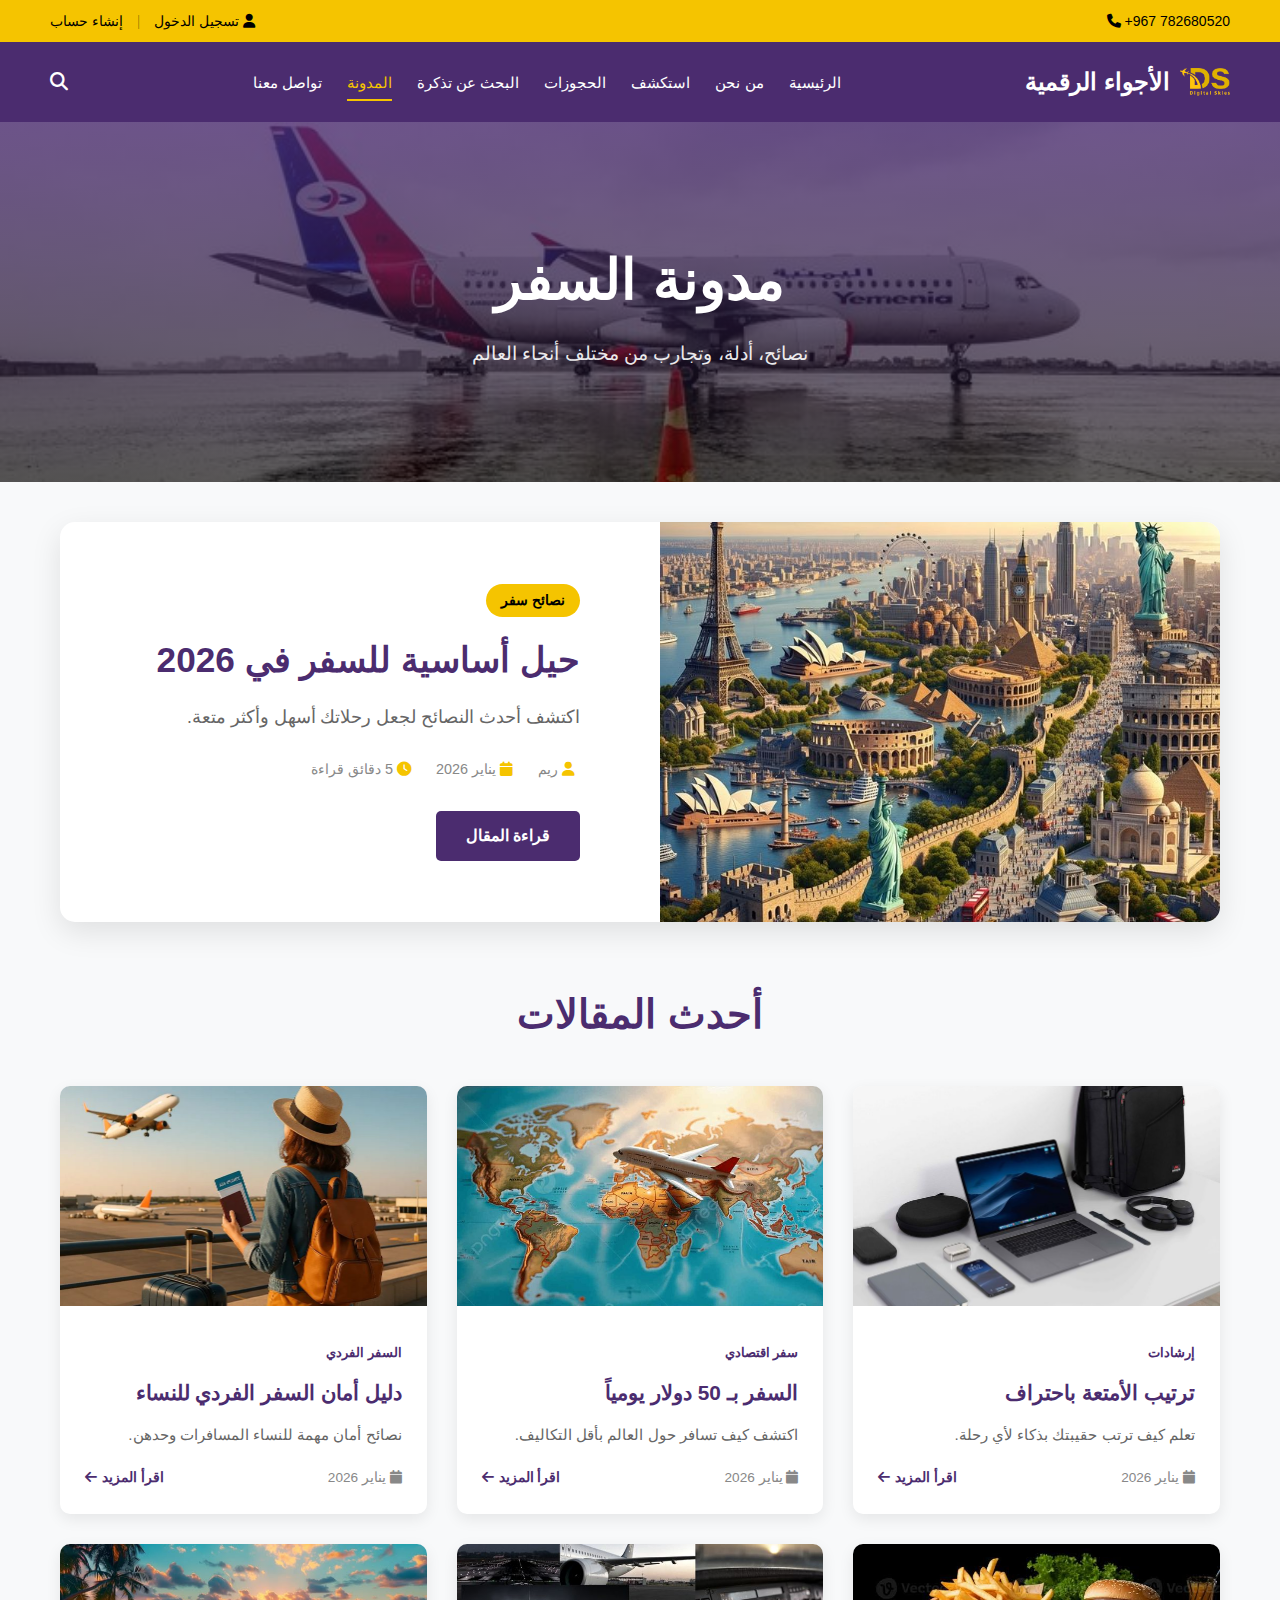
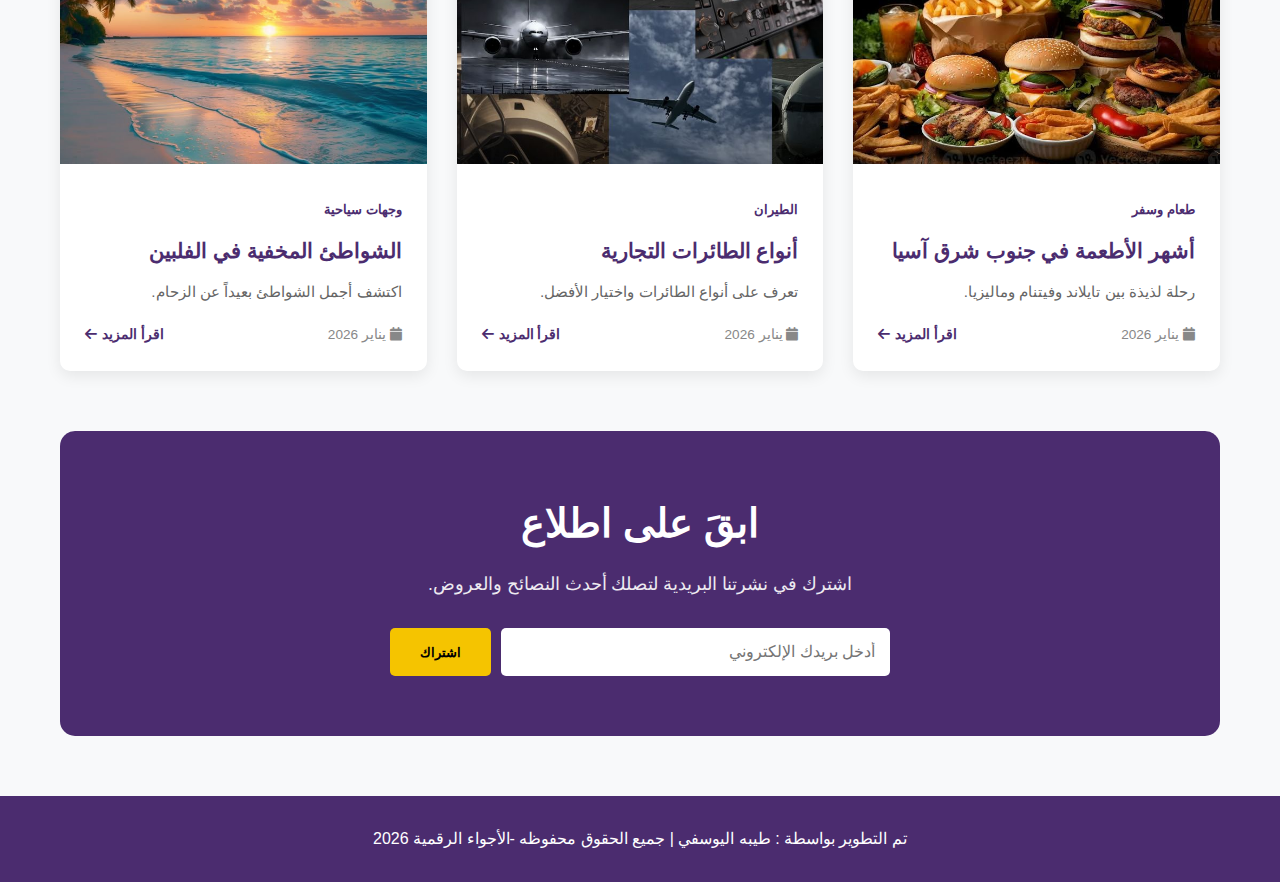
<file: blog.html>
<!DOCTYPE html>
<html lang="ar" dir="rtl">
<head>
    <meta charset="UTF-8">
    <title>مدونة السفر | الأجواء الرقمية</title>
    <meta name="viewport" content="width=device-width, initial-scale=1.0">
    <link rel="stylesheet" href="css/blog.css">
    <!-- استدعاء مكتبة Font Awesome للأيقونات -->
    <link rel="stylesheet" href="https://cdnjs.cloudflare.com/ajax/libs/font-awesome/6.5.0/css/all.min.css">
</head>
<body>

<!-- الشريط العلوي -->
<div class="top-bar">
    <div class="top-left">
        782680520 967+ <i class="fa-solid fa-phone"></i>
    </div>
    <div class="top-right">
        <a href="login.html"><i class="fa-solid fa-user"></i> تسجيل الدخول</a>
        <span class="divider">|</span>
        <a href="register.html">إنشاء حساب</a>
    </div>
</div>

<!-- الهيدر -->
<header class="main-header">
    <nav class="navbar">
        <a href="index.html" class="logo">
            <img src="images/LOGO/DS LOGO PNG.png" alt="Digital Skies">
            <span>الأجواء الرقمية</span>
        </a>
        
        <ul class="nav-links">
            <li><a href="index.html">الرئيسية</a></li>
            <li><a href="about.html">من نحن</a></li>
            <li><a href="Explore.html">استكشف</a></li>
            <li><a href="Booking.html">الحجوزات</a></li>
            <li><a href="Find Ticket.html">البحث عن تذكرة</a></li>
            <li><a href="blog.html" class="active">المدونة</a></li>
            <li><a href="contact.html">تواصل معنا</a></li>
        </ul>
        
        <a href="search.html" class="search-btn">
            <i class="fa-solid fa-search"></i>
        </a>
    </nav>
</header>

<!-- القسم العلوي -->
<section class="page-hero">
    <div class="hero-content">
        <h1>مدونة السفر</h1>
        <p>نصائح، أدلة، وتجارب من مختلف أنحاء العالم</p>
    </div>
</section>

<!-- محتوى المدونة -->
<main class="blog-content">
    <div class="container">

        <!-- المقال المميز -->
        <section class="featured-post">
            <div class="featured-card">
                <img src="images/ka.jpeg" alt="مقال مميز">
                <div class="featured-info">
                    <span class="category">نصائح سفر</span>
                    <h2> حيل أساسية للسفر في 2026</h2>
                    <p>اكتشف أحدث النصائح لجعل رحلاتك أسهل وأكثر متعة.</p>
                    <div class="meta">
                        <span><i class="fa-solid fa-user"></i> ريم </span>
                        <span><i class="fa-solid fa-calendar"></i> يناير 2026</span>
                        <span><i class="fa-solid fa-clock"></i> 5 دقائق قراءة</span>
                    </div>
                    <a href="READMORE.html" class="read-btn">قراءة المقال</a>
                </div>
            </div>
        </section>

        <!-- شبكة المقالات -->
        <section class="blog-grid">
            <h2>أحدث المقالات</h2>

            <div class="posts">

                <article class="post-card">
                    <img src="images/01.jpeg" alt="نصائح ترتيب الأمتعة">
                    <div class="post-content">
                        <span class="post-category">إرشادات</span>
                        <h3>ترتيب الأمتعة باحتراف</h3>
                        <p>تعلم كيف ترتب حقيبتك بذكاء لأي رحلة.</p>
                        <div class="post-meta">
                            <span><i class="fa-solid fa-calendar"></i> يناير 2026</span>
                            <a href="READMORE.html" class="post-link">
                                اقرأ المزيد <i class="fa-solid fa-arrow-left"></i>
                            </a>
                        </div>
                    </div>
                </article>

                <article class="post-card">
                    <img src="images/e.jpeg" alt="سفر اقتصادي">
                    <div class="post-content">
                        <span class="post-category">سفر اقتصادي</span>
                        <h3>السفر بـ 50 دولار يومياً</h3>
                        <p>اكتشف كيف تسافر حول العالم بأقل التكاليف.</p>
                        <div class="post-meta">
                            <span><i class="fa-solid fa-calendar"></i>  يناير 2026</span>
                            <a href="READMORE.html" class="post-link">
                                اقرأ المزيد <i class="fa-solid fa-arrow-left"></i>
                            </a>
                        </div>
                    </div>
                </article>

                <article class="post-card">
                    <img src="images/w.jpeg" alt="سفر فردي">
                    <div class="post-content">
                        <span class="post-category">السفر الفردي</span>
                        <h3>دليل أمان السفر الفردي للنساء</h3>
                        <p>نصائح أمان مهمة للنساء المسافرات وحدهن.</p>
                        <div class="post-meta">
                            <span><i class="fa-solid fa-calendar"></i>  يناير 2026</span>
                            <a href="READMORE.html" class="post-link">
                                اقرأ المزيد <i class="fa-solid fa-arrow-left"></i>
                            </a>
                        </div>
                    </div>
                </article>

                <article class="post-card">
                    <img src="images/foo.jpeg" alt="طعام السفر">
                    <div class="post-content">
                        <span class="post-category">طعام وسفر</span>
                        <h3>أشهر الأطعمة في جنوب شرق آسيا</h3>
                        <p>رحلة لذيذة بين تايلاند وفيتنام وماليزيا.</p>
                        <div class="post-meta">
                            <span><i class="fa-solid fa-calendar"></i>  يناير 2026</span>
                            <a href="READMORE.html" class="post-link">
                                اقرأ المزيد <i class="fa-solid fa-arrow-left"></i>
                            </a>
                        </div>
                    </div>
                </article>

                <article class="post-card">
                    <img src="images/pl.jpeg" alt="طائرات">
                    <div class="post-content">
                        <span class="post-category">الطيران</span>
                        <h3>أنواع الطائرات التجارية</h3>
                        <p>تعرف على أنواع الطائرات واختيار الأفضل.</p>
                        <div class="post-meta">
                            <span><i class="fa-solid fa-calendar"></i>  يناير 2026</span>
                            <a href="readmoreAirplane.html" class="post-link">
                                اقرأ المزيد <i class="fa-solid fa-arrow-left"></i>
                            </a>
                        </div>
                    </div>
                </article>

                <article class="post-card">
                    <img src="images/bi.jpeg" alt="شاطئ">
                    <div class="post-content">
                        <span class="post-category">وجهات سياحية</span>
                        <h3>الشواطئ المخفية في الفلبين</h3>
                        <p>اكتشف أجمل الشواطئ بعيداً عن الزحام.</p>
                        <div class="post-meta">
                            <span><i class="fa-solid fa-calendar"></i>  يناير 2026</span>
                            <a href="READMORE.html" class="post-link">
                                اقرأ المزيد <i class="fa-solid fa-arrow-left"></i>
                            </a>
                        </div>
                    </div>
                </article>

            </div>
        </section>

        <!-- النشرة البريدية -->
        <section class="newsletter">
            <div class="newsletter-content">
                <h2>ابقَ على اطلاع</h2>
                <p>اشترك في نشرتنا البريدية لتصلك أحدث النصائح والعروض.</p>
                <form class="subscribe-form">
                    <input type="email" placeholder="أدخل بريدك الإلكتروني" required>
                    <button type="submit">اشتراك</button>
                </form>
            </div>
        </section>

    </div>
</main>

<!-- الفوتر -->
<footer class="footer">
  <p> تم التطوير بواسطة : طيبه اليوسفي  | جميع الحقوق محفوظه -الأجواء الرقمية 2026 </p>
</footer>

</body>
</html>
</file>
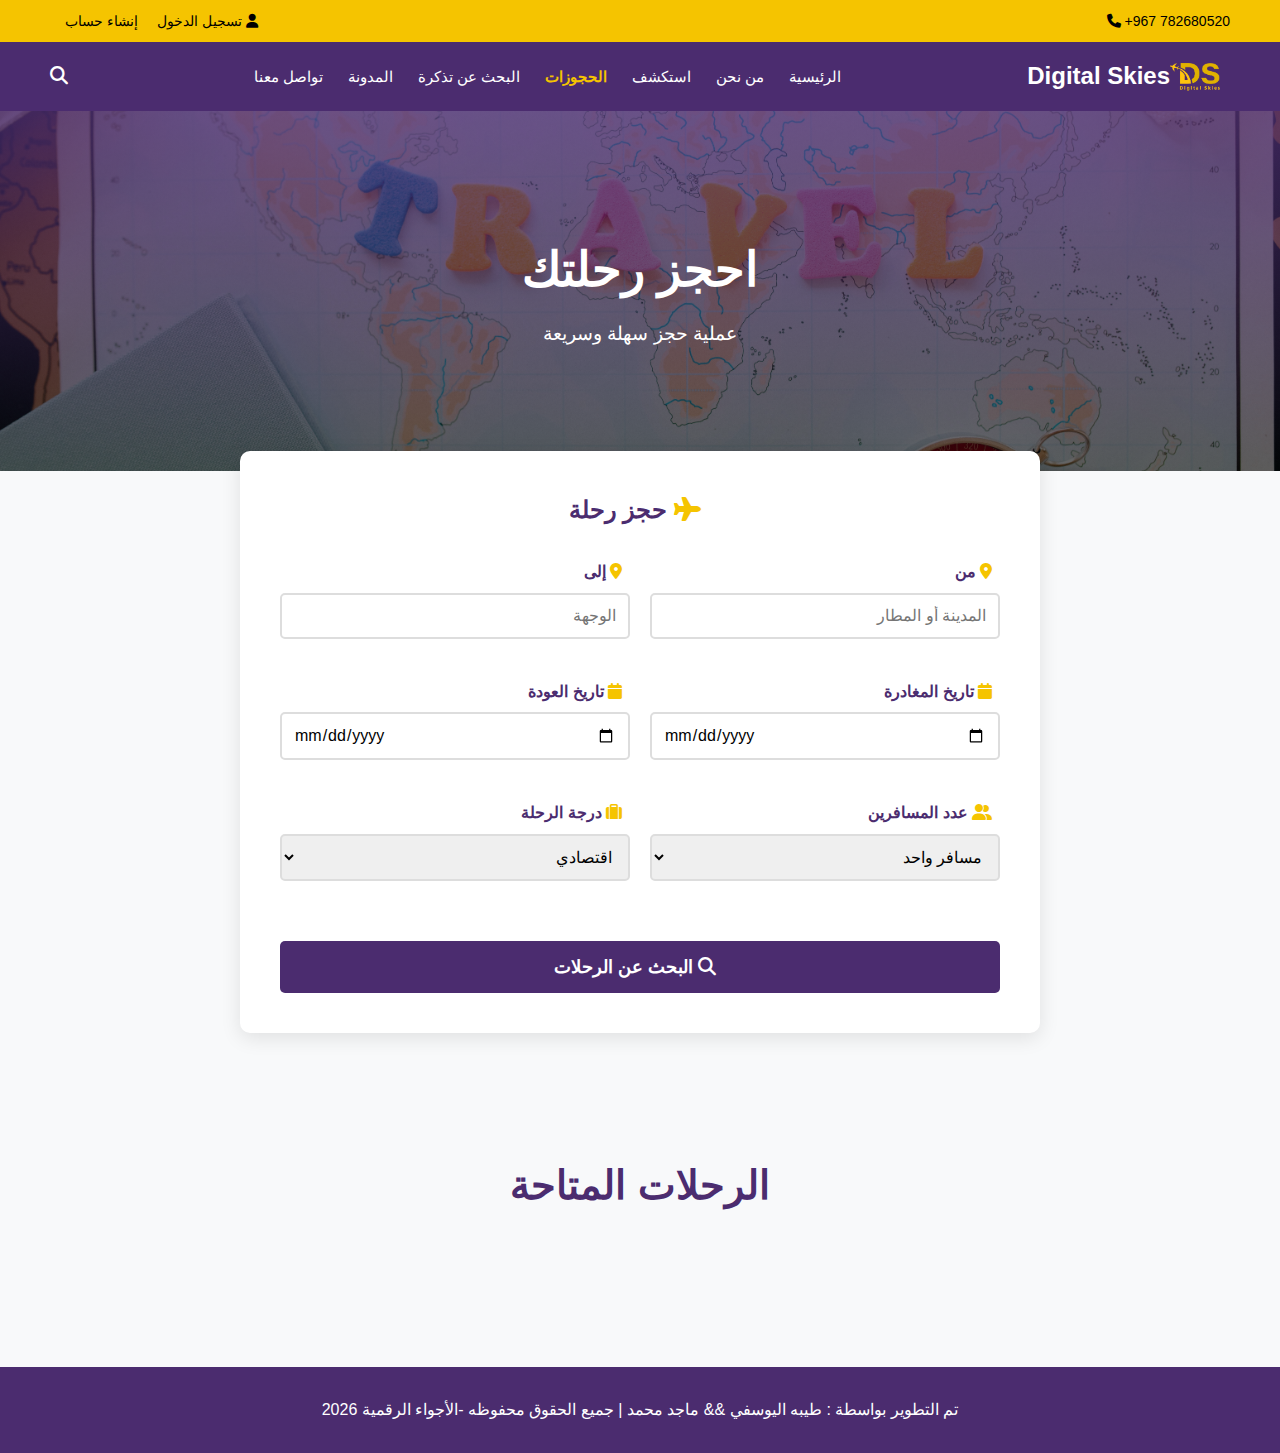
<file: Booking.html>
<!DOCTYPE html>
<html lang="ar" dir="rtl">
<head>
    <meta charset="UTF-8">
    <title>حجز الرحلات | Digital Skies</title>
    <meta name="viewport" content="width=device-width, initial-scale=1.0">
    <link rel="stylesheet" href="css/Booking.css">
    <link rel="stylesheet" href="https://cdnjs.cloudflare.com/ajax/libs/font-awesome/6.5.0/css/all.min.css">
</head>
<body>

<!-- الشريط العلوي -->
<div class="top-bar">
    <div class="top-left">
 782680520 967+ <i class="fa-solid fa-phone"></i>    </div>
    <div class="top-right">
        <a href="login.html"><i class="fa-solid fa-user"></i> تسجيل الدخول</a>
        <a href="register.html">إنشاء حساب</a>
    </div>
</div>

<!-- الهيدر -->
<header class="main-header">
    <nav class="navbar">
        <a href="index.html" class="logo">
            <img src="images/LOGO/DS LOGO PNG.png" alt="Digital Skies">
            <span>Digital Skies</span>
        </a>
        
        <ul class="nav-links">
            <li><a href="index.html">الرئيسية</a></li>
            <li><a href="about.html">من نحن</a></li>
            <li><a href="Explore.html">استكشف</a></li>
            <li><a href="Booking.html" class="active">الحجوزات</a></li>
            <li><a href="Find Ticket.html">البحث عن تذكرة</a></li>
            <li><a href="blog.html">المدونة</a></li>
            <li><a href="contact.html">تواصل معنا</a></li>
        </ul>
        
        <a href="search.html" class="search-btn"><i class="fa-solid fa-search"></i></a>
    </nav>
</header>

<!-- الهيرو -->
<section class="page-hero">
    <div class="hero-content">
        <h1>احجز رحلتك</h1>
        <p>عملية حجز سهلة وسريعة</p>
    </div>
</section>

<!-- نموذج الحجز -->
<section class="booking-form">
    <div class="container">
        <div class="form-card">
            <h2><i class="fa-solid fa-plane"></i> حجز رحلة</h2>
            
            <form>
                <div class="form-row">
                    <div class="form-group">
                        <label><i class="fa-solid fa-location-dot"></i> من</label>
                        <input type="text" placeholder="المدينة أو المطار" required>
                    </div>
                    
                    <div class="form-group">
                        <label><i class="fa-solid fa-location-dot"></i> إلى</label>
                        <input type="text" placeholder="الوجهة" required>
                    </div>
                </div>
                
                <div class="form-row">
                    <div class="form-group">
                        <label><i class="fa-solid fa-calendar"></i> تاريخ المغادرة</label>
                        <input type="date" required>
                    </div>
                    
                    <div class="form-group">
                        <label><i class="fa-solid fa-calendar"></i> تاريخ العودة</label>
                        <input type="date">
                    </div>
                </div>
                
                <div class="form-row">
                    <div class="form-group">
                        <label><i class="fa-solid fa-user-group"></i> عدد المسافرين</label>
                        <select>
                            <option>مسافر واحد</option>
                            <option>مسافرين</option>
                            <option>3 مسافرين</option>
                            <option>4+ مسافرين</option>
                        </select>
                    </div>
                    
                    <div class="form-group">
                        <label><i class="fa-solid fa-suitcase"></i> درجة الرحلة</label>
                        <select>
                            <option>اقتصادي</option>
                            <option>رجال أعمال</option>
                            <option>الدرجة الأولى</option>
                        </select>
                    </div>
                </div>
                
                <button type="submit" class="submit-btn">
                    <i class="fa-solid fa-magnifying-glass"></i> البحث عن الرحلات
                </button>
            </form>
        </div>
    </div>
</section>

<!-- الرحلات -->
<section class="flights">
    <div class="container">
        <h2>الرحلات المتاحة</h2>
        <!-- البطاقات كما هي -->
    </div>
</section>

<!-- الفوتر -->
<footer class="footer">
 <p> تم التطوير بواسطة : طيبه اليوسفي && ماجد محمد | جميع الحقوق محفوظه -الأجواء الرقمية 2026 </p>

</body>
</html>
</file>
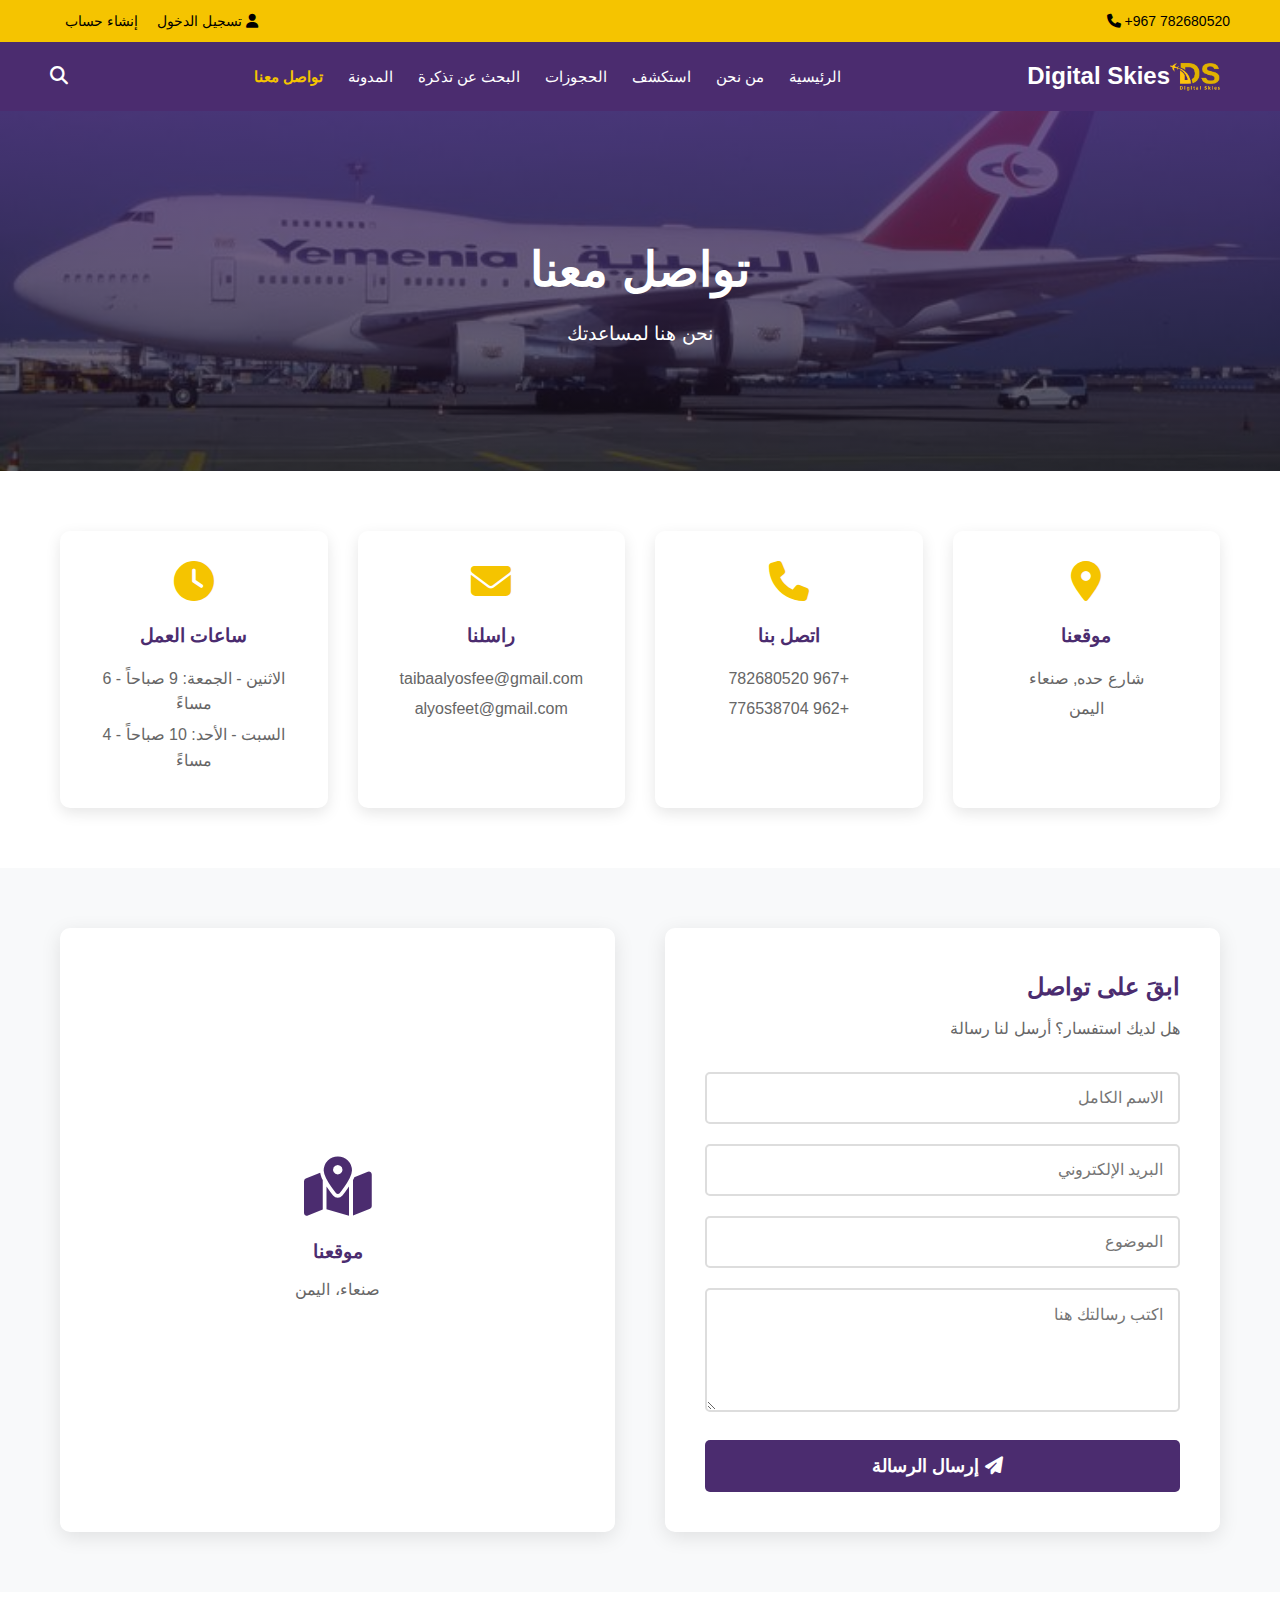
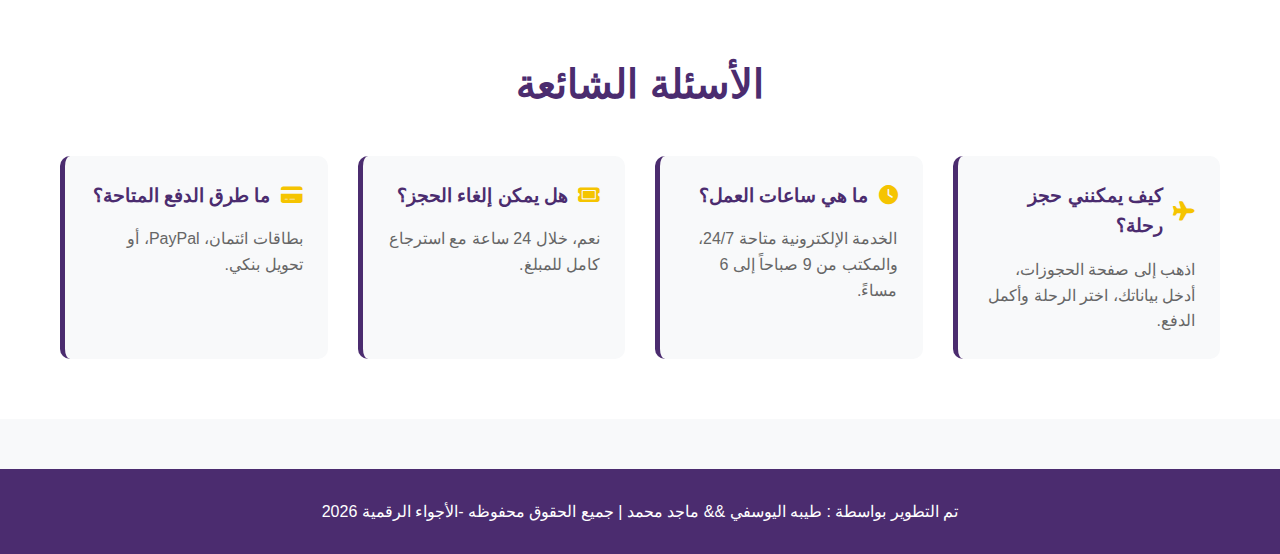
<file: contact.html>
<!DOCTYPE html>
<html lang="ar" dir="rtl">
<head>
    <meta charset="UTF-8">
    <title>تواصل معنا | Digital Skies</title>
    <meta name="viewport" content="width=device-width, initial-scale=1.0">
    <link rel="stylesheet" href="css/contact.css">
    <link rel="stylesheet" href="https://cdnjs.cloudflare.com/ajax/libs/font-awesome/6.5.0/css/all.min.css">
</head>
<body>

<!-- الشريط العلوي -->
<div class="top-bar">
    <div class="top-left">
 782680520 967+ <i class="fa-solid fa-phone"></i>    </div>
    <div class="top-right">
        <a href="login.html"><i class="fa-solid fa-user"></i> تسجيل الدخول</a>
        <a href="register.html">إنشاء حساب</a>
    </div>
</div>

<!-- الهيدر -->
<header class="main-header">
    <nav class="navbar">
        <a href="index.html" class="logo">
            <img src="images/LOGO/DS LOGO PNG.png" alt="Digital Skies">
            <span>Digital Skies</span>
        </a>
        
        <ul class="nav-links">
            <li><a href="index.html">الرئيسية</a></li>
            <li><a href="about.html">من نحن</a></li>
            <li><a href="Explore.html">استكشف</a></li>
            <li><a href="Booking.html">الحجوزات</a></li>
            <li><a href="Find Ticket.html">البحث عن تذكرة</a></li>
            <li><a href="blog.html">المدونة</a></li>
            <li><a href="contact.html" class="active">تواصل معنا</a></li>
        </ul>
        
        <a href="search.html" class="search-btn"><i class="fa-solid fa-search"></i></a>
    </nav>
</header>

<!-- الهيرو -->
<section class="page-hero">
    <div class="hero-content">
        <h1>تواصل معنا</h1>
        <p>نحن هنا لمساعدتك</p>
    </div>
</section>

<!-- معلومات التواصل -->
<section class="contact-info">
    <div class="container">
        <div class="info-grid">
            <div class="info-card">
                <i class="fa-solid fa-location-dot"></i>
                <h3>موقعنا</h3>
                <p>شارع حده, صنعاء</p>
                <p>اليمن</p>
            </div>
            
            <div class="info-card">
                <i class="fa-solid fa-phone"></i>
                <h3>اتصل بنا</h3>
                <p>+967 782680520</p>
                <p>+962 776538704</p>
            </div>
            
            <div class="info-card">
                <i class="fa-solid fa-envelope"></i>
                <h3>راسلنا</h3>
                <p> taibaalyosfee@gmail.com</p>
                <p>alyosfeet@gmail.com</p>
            </div>
            
            <div class="info-card">
                <i class="fa-solid fa-clock"></i>
                <h3>ساعات العمل</h3>
                <p>الاثنين - الجمعة: 9 صباحاً - 6 مساءً</p>
                <p>السبت - الأحد: 10 صباحاً - 4 مساءً</p>
            </div>
        </div>
    </div>
</section>

<!-- نموذج التواصل -->
<section class="contact-form">
    <div class="container">
        <div class="form-wrapper">
            <div class="form-content">
                <h2>ابقَ على تواصل</h2>
                <p>هل لديك استفسار؟ أرسل لنا رسالة</p>
                
                <form>
                    <div class="form-group">
                        <input type="text" placeholder="الاسم الكامل" required>
                    </div>
                    
                    <div class="form-group">
                        <input type="email" placeholder="البريد الإلكتروني" required>
                    </div>
                    
                    <div class="form-group">
                        <input type="text" placeholder="الموضوع">
                    </div>
                    
                    <div class="form-group">
                        <textarea placeholder="اكتب رسالتك هنا" rows="5" required></textarea>
                    </div>
                    
                    <button type="submit" class="submit-btn">
                        <i class="fa-solid fa-paper-plane"></i> إرسال الرسالة
                    </button>
                </form>
            </div>
            
            <div class="map">
                <div class="map-placeholder">
                    <i class="fa-solid fa-map-location-dot"></i>
                    <h3>موقعنا</h3>
                    <p>صنعاء، اليمن</p>
                </div>
            </div>
        </div>
    </div>
</section>

<!-- الأسئلة الشائعة -->
<section class="faq">
    <div class="container">
        <h2>الأسئلة الشائعة</h2>
        
        <div class="faq-grid">
            <div class="faq-item">
                <h3><i class="fa-solid fa-plane"></i> كيف يمكنني حجز رحلة؟</h3>
                <p>اذهب إلى صفحة الحجوزات، أدخل بياناتك، اختر الرحلة وأكمل الدفع.</p>
            </div>
            
            <div class="faq-item">
                <h3><i class="fa-solid fa-clock"></i> ما هي ساعات العمل؟</h3>
                <p>الخدمة الإلكترونية متاحة 24/7، والمكتب من 9 صباحاً إلى 6 مساءً.</p>
            </div>
            
            <div class="faq-item">
                <h3><i class="fa-solid fa-ticket"></i> هل يمكن إلغاء الحجز؟</h3>
                <p>نعم، خلال 24 ساعة مع استرجاع كامل للمبلغ.</p>
            </div>
            
            <div class="faq-item">
                <h3><i class="fa-solid fa-credit-card"></i> ما طرق الدفع المتاحة؟</h3>
                <p>بطاقات ائتمان، PayPal، أو تحويل بنكي.</p>
            </div>
        </div>
    </div>
</section>

<!-- الفوتر -->
<footer class="footer">
 <p> تم التطوير بواسطة : طيبه اليوسفي && ماجد محمد | جميع الحقوق محفوظه -الأجواء الرقمية 2026 </p>

</body>
</html>
</file>
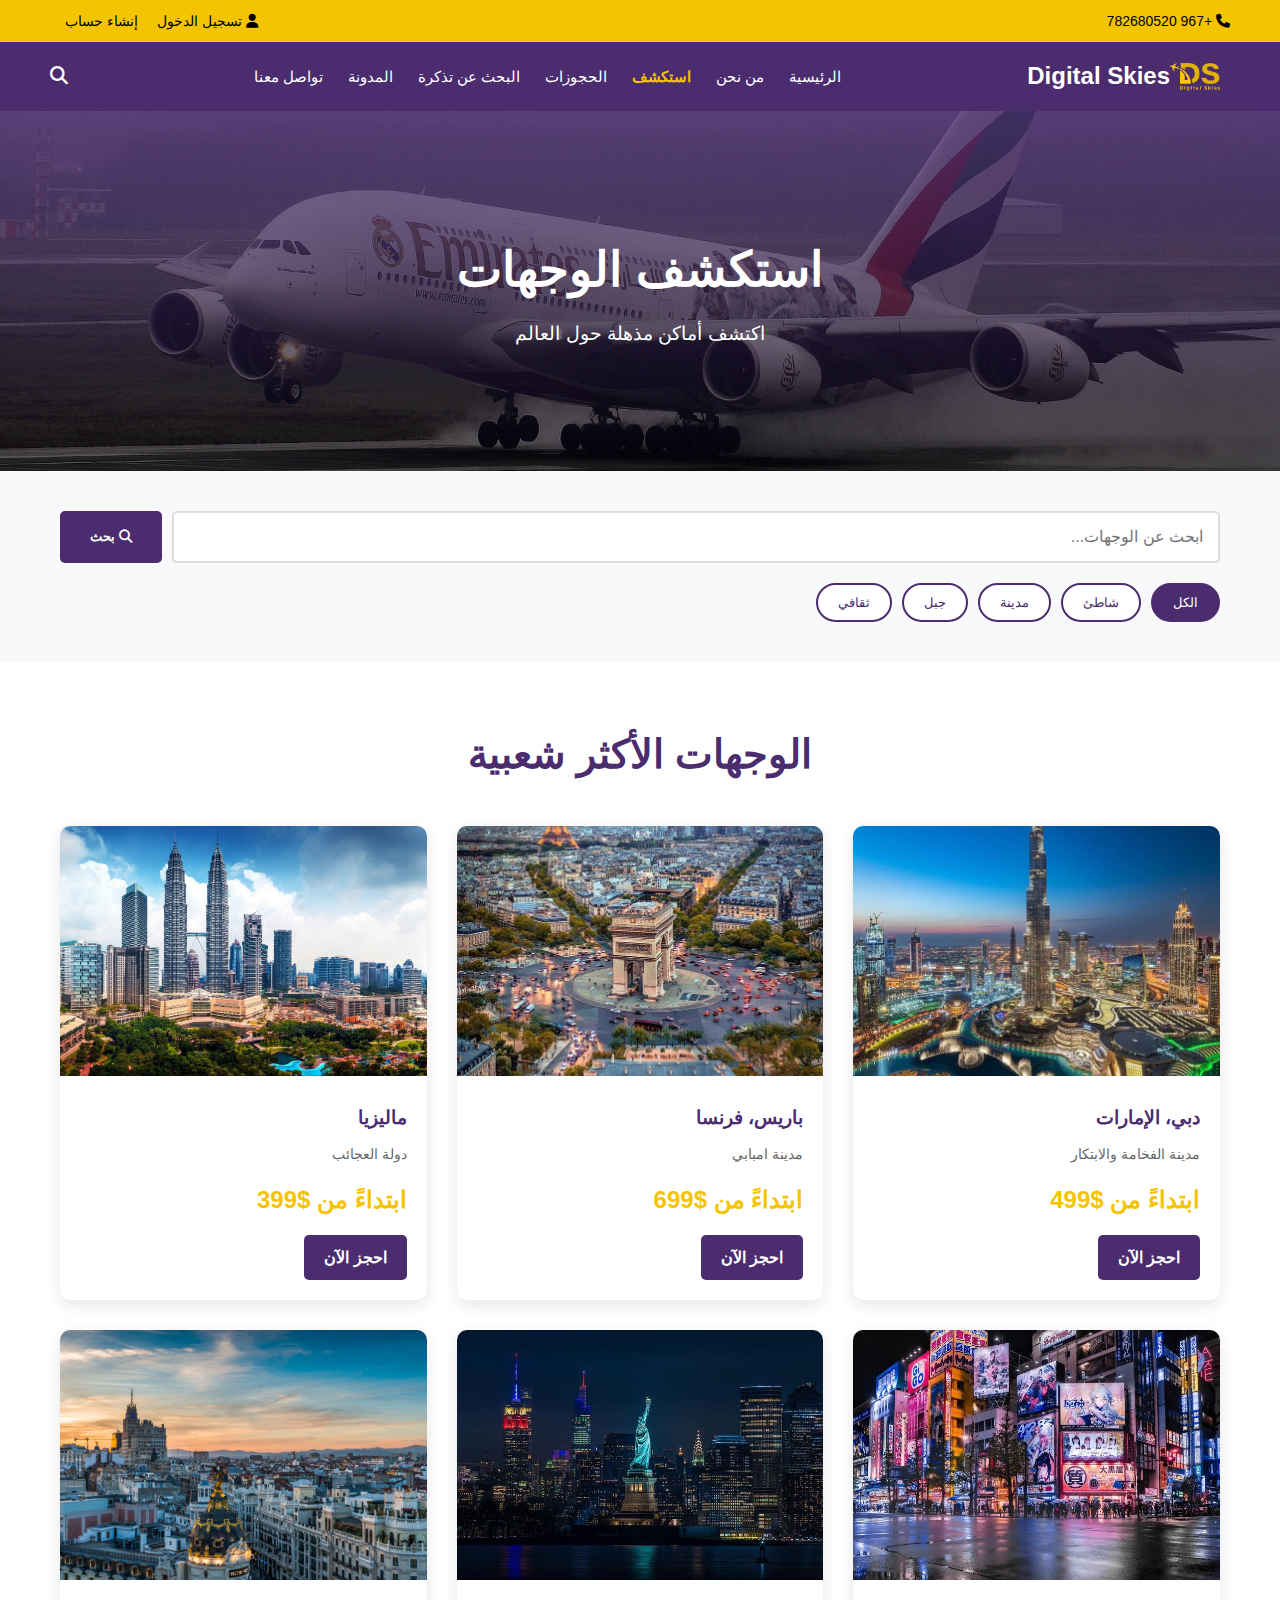
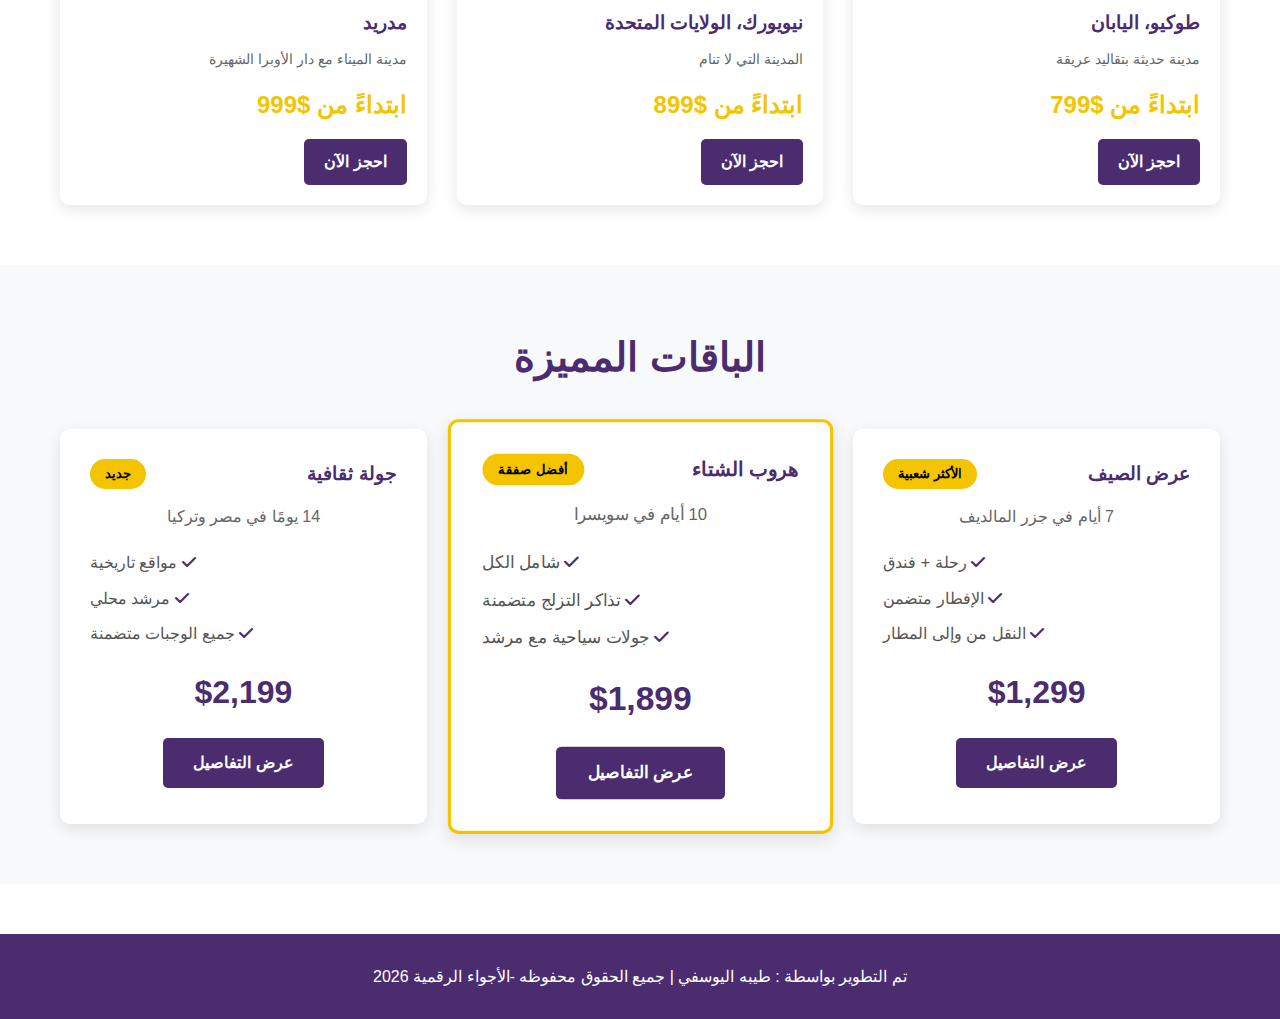
<file: Explore.html>
<!DOCTYPE html>
<html lang="ar" dir="rtl">
<head>
    <meta charset="UTF-8">
    <title>استكشف الوجهات | Digital Skies</title>
    <meta name="viewport" content="width=device-width, initial-scale=1.0">
    <link rel="stylesheet" href="css/Explore.css">
    <link rel="stylesheet" href="https://cdnjs.cloudflare.com/ajax/libs/font-awesome/6.5.0/css/all.min.css">
</head>
<body>

<!-- الشريط العلوي -->
<div class="top-bar">
    <div class="top-left">
        <span><i class="fa-solid fa-phone"></i> +967 782680520</span>
    </div>
    <div class="top-right">
        <a href="login.html"><i class="fa-solid fa-user"></i> تسجيل الدخول</a>
        <a href="register.html">إنشاء حساب</a>
    </div>
</div>

<!-- الهيدر -->
<header class="main-header">
    <nav class="navbar">
        <a href="index.html" class="logo">
            <img src="images/LOGO/DS LOGO PNG.png" alt="Digital Skies">
            <span>Digital Skies</span>
        </a>
        
        <ul class="nav-links">
            <li><a href="index.html">الرئيسية</a></li>
            <li><a href="about.html">من نحن</a></li>
            <li><a href="Explore.html" class="active">استكشف</a></li>
            <li><a href="Booking.html">الحجوزات</a></li>
            <li><a href="Find Ticket.html">البحث عن تذكرة</a></li>
            <li><a href="blog.html">المدونة</a></li>
            <li><a href="contact.html">تواصل معنا</a></li>
        </ul>
        
        <a href="search.html" class="search-btn"><i class="fa-solid fa-search"></i></a>
    </nav>
</header>

<!-- الهيرو -->
<section class="page-hero">
    <div class="hero-content">
        <h1>استكشف الوجهات</h1>
        <p>اكتشف أماكن مذهلة حول العالم</p>
    </div>
</section>

<!-- البحث -->
<section class="search-section">
    <div class="container">
        <div class="search-box">
            <input type="text" placeholder="ابحث عن الوجهات...">
            <button><i class="fa-solid fa-search"></i> بحث</button>
        </div>
        
        <div class="filter-buttons">
            <button class="active">الكل</button>
            <button>شاطئ</button>
            <button>مدينة</button>
            <button>جبل</button>
            <button>ثقافي</button>
        </div>
    </div>
</section>

<!-- الوجهات -->
<section class="destinations">
    <div class="container">
        <h2>الوجهات الأكثر شعبية</h2>
        
        <div class="destinations-grid">
            <!-- مثال الوجهة 1 -->
            <div class="destination-card">
                <img src="images/Du.jpeg" alt="دبي">
                <div class="destination-info">
                    <h3>دبي، الإمارات</h3>
                    <p>مدينة الفخامة والابتكار</p>
                    <div class="price">ابتداءً من $499</div>
                    <a href="#" class="book-btn">احجز الآن</a>
                </div>
            </div>
            
            <!-- مثال الوجهة 2 -->
            <div class="destination-card">
                <img src="images/pa.jpeg" alt="باريس">
                <div class="destination-info">
                    <h3>باريس، فرنسا</h3>
                    <p>مدينة امبابي</p>
                    <div class="price">ابتداءً من $699</div>
                    <a href="#" class="book-btn">احجز الآن</a>
                </div>
            </div>
            
            <!-- مثال الوجهة 3 -->
            <div class="destination-card">
                <img src="images/LOCATION/Malaysia.jpg" alt="ماليزيا">
                <div class="destination-info">
                    <h3> ماليزيا</h3>
                    <p>دولة العجائب</p>
                    <div class="price">ابتداءً من $399</div>
                    <a href="#" class="book-btn">احجز الآن</a>
                </div>
            </div>
            
            <!-- مثال الوجهة 4 -->
            <div class="destination-card">
                <img src="images/Japan icon.jpeg" alt="طوكيو">
                <div class="destination-info">
                    <h3>طوكيو، اليابان</h3>
                    <p>مدينة حديثة بتقاليد عريقة</p>
                    <div class="price">ابتداءً من $799</div>
                    <a href="#" class="book-btn">احجز الآن</a>
                </div>
            </div>
            
            <!-- مثال الوجهة 5 -->
            <div class="destination-card">
                <img src="images/LOCATION/_ (1).jpeg" alt="نيويورك">
                <div class="destination-info">
                    <h3>نيويورك، الولايات المتحدة</h3>
                    <p>المدينة التي لا تنام</p>
                    <div class="price">ابتداءً من $899</div>
                    <a href="#" class="book-btn">احجز الآن</a>
                </div>
            </div>
            
            <!-- مثال الوجهة 6 -->
            <div class="destination-card">
                <img src="images/LOCATION/4k-madrid-gran-via-cityscapes-spanish-cities.jpg" alt="مدريد">
                <div class="destination-info">
                    <h3>مدريد</h3>
                    <p>مدينة الميناء مع دار الأوبرا الشهيرة</p>
                    <div class="price">ابتداءً من $999</div>
                    <a href="#" class="book-btn">احجز الآن</a>
                </div>
            </div>
        </div>
    </div>
</section>

<!-- الباقات المميزة -->
<section class="featured">
    <div class="container">
        <h2>الباقات المميزة</h2>
        
        <div class="packages">
            <div class="package-card">
                <div class="package-header">
                    <h3>عرض الصيف</h3>
                    <span class="badge">الأكثر شعبية</span>
                </div>
                <p>7 أيام في جزر المالديف</p>
                <ul>
                    <li><i class="fa-solid fa-check"></i> رحلة + فندق</li>
                    <li><i class="fa-solid fa-check"></i> الإفطار متضمن</li>
                    <li><i class="fa-solid fa-check"></i> النقل من وإلى المطار</li>
                </ul>
                <div class="package-price">$1,299</div>
                <a href="#" class="package-btn">عرض التفاصيل</a>
            </div>
            
            <div class="package-card featured-card">
                <div class="package-header">
                    <h3>هروب الشتاء</h3>
                    <span class="badge">أفضل صفقة</span>
                </div>
                <p>10 أيام في سويسرا</p>
                <ul>
                    <li><i class="fa-solid fa-check"></i> شامل الكل</li>
                    <li><i class="fa-solid fa-check"></i> تذاكر التزلج متضمنة</li>
                    <li><i class="fa-solid fa-check"></i> جولات سياحية مع مرشد</li>
                </ul>
                <div class="package-price">$1,899</div>
                <a href="#" class="package-btn">عرض التفاصيل</a>
            </div>
            
            <div class="package-card">
                <div class="package-header">
                    <h3>جولة ثقافية</h3>
                    <span class="badge">جديد</span>
                </div>
                <p>14 يومًا في مصر وتركيا</p>
                <ul>
                    <li><i class="fa-solid fa-check"></i> مواقع تاريخية</li>
                    <li><i class="fa-solid fa-check"></i> مرشد محلي</li>
                    <li><i class="fa-solid fa-check"></i> جميع الوجبات متضمنة</li>
                </ul>
                <div class="package-price">$2,199</div>
                <a href="#" class="package-btn">عرض التفاصيل</a>
            </div>
        </div>
    </div>
</section>

<!-- الفوتر -->
<footer class="footer">
 <p> تم التطوير بواسطة : طيبه اليوسفي | جميع الحقوق محفوظه -الأجواء الرقمية 2026 </p>
</footer>

</body>
</html>
</file>
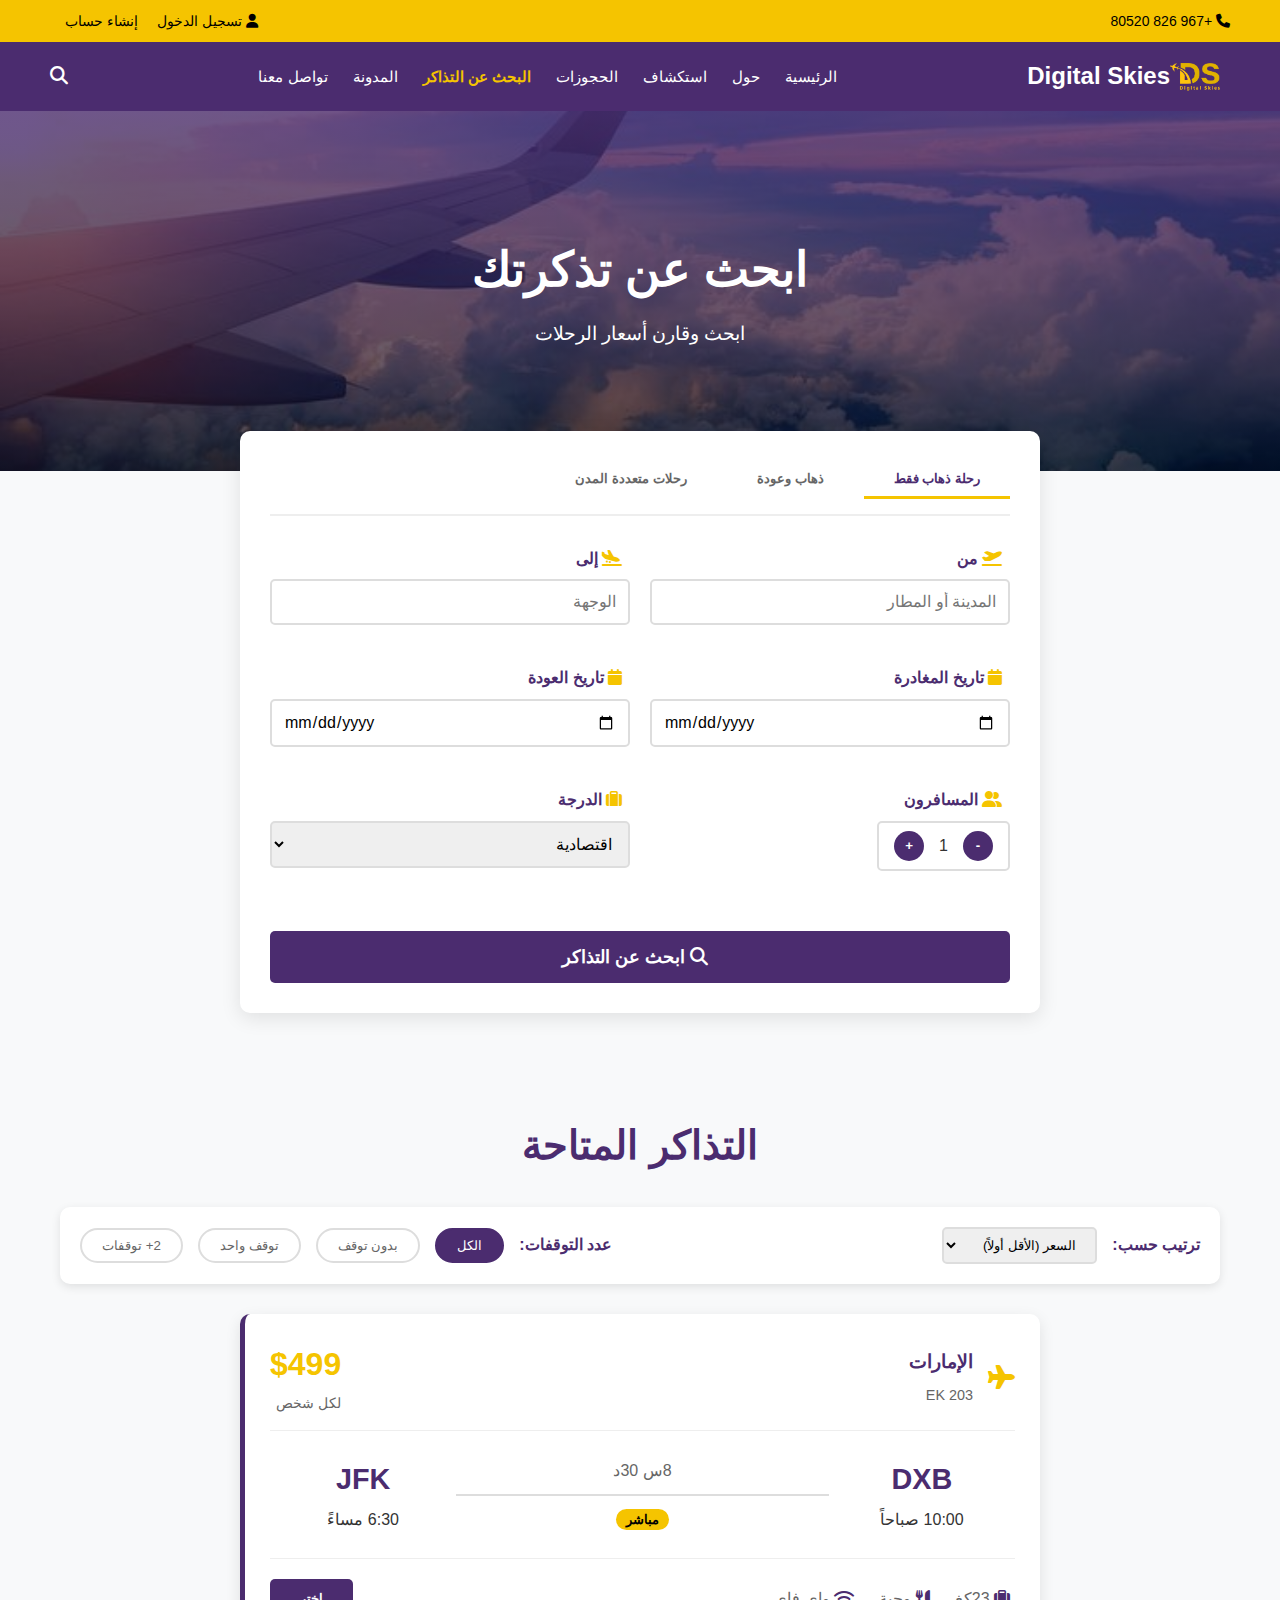
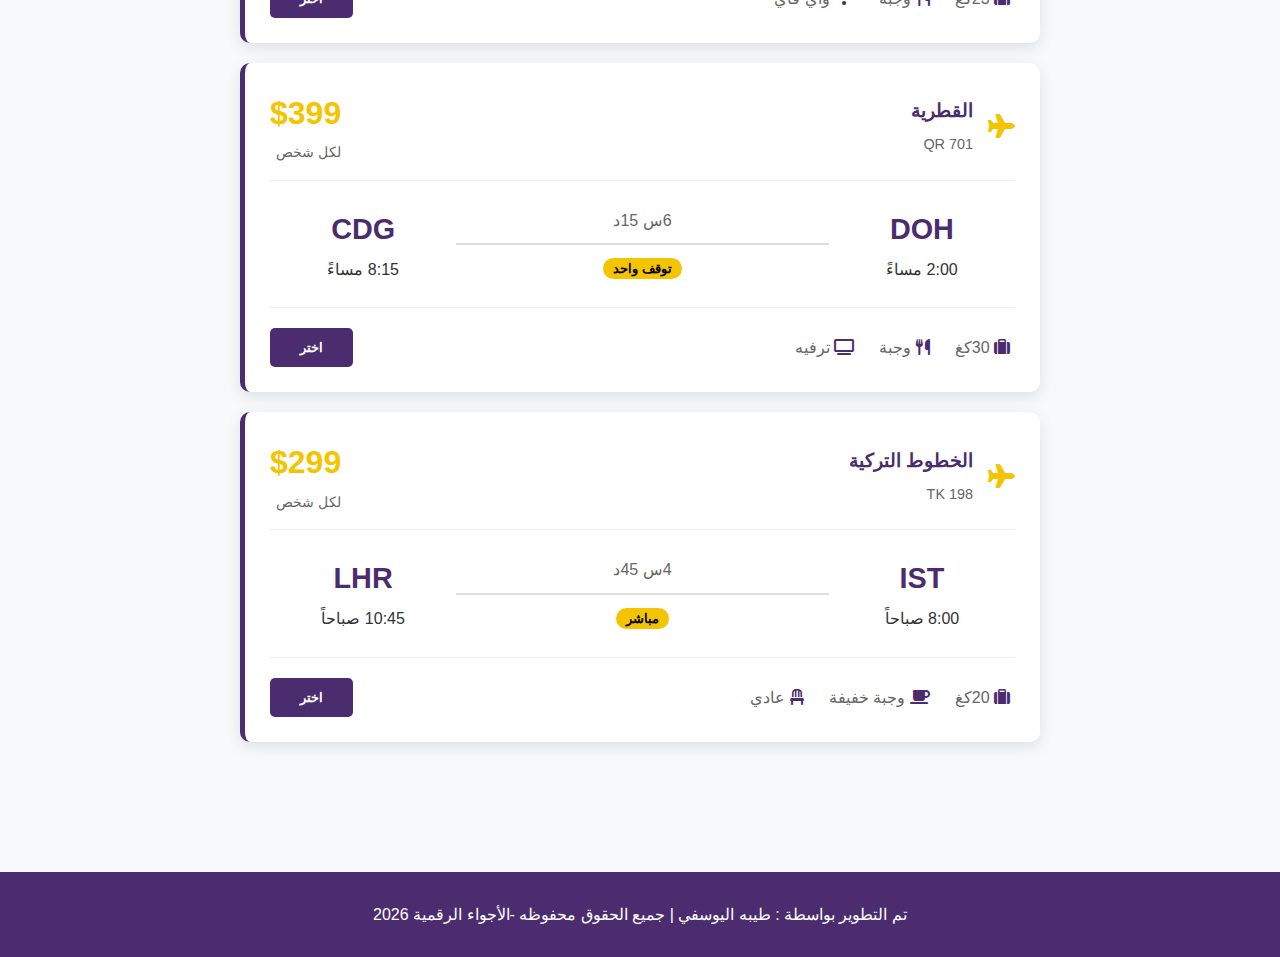
<file: Find Ticket.html>
<!DOCTYPE html>
<html lang="ar" dir="rtl">
<head>
    <meta charset="UTF-8">
    <title>البحث عن التذاكر | Digital Skies</title>
    <meta name="viewport" content="width=device-width, initial-scale=1.0">
    <link rel="stylesheet" href="css/Find.css">
    <link rel="stylesheet" href="https://cdnjs.cloudflare.com/ajax/libs/font-awesome/6.5.0/css/all.min.css">
</head>
<body>

<!-- الشريط العلوي -->
<div class="top-bar">
    <div class="top-left">
        <span><i class="fa-solid fa-phone"></i> +967 826 80520</span>
    </div>
    <div class="top-right">
        <a href="login.html"><i class="fa-solid fa-user"></i> تسجيل الدخول</a>
        <a href="register.html">إنشاء حساب</a>
    </div>
</div>

<!-- الرأس -->
<header class="main-header">
    <nav class="navbar">
        <a href="index.html" class="logo">
            <img src="images/LOGO/DS LOGO PNG.png" alt="Digital Skies">
            <span>Digital Skies</span>
        </a>
        
        <ul class="nav-links">
            <li><a href="index.html">الرئيسية</a></li>
            <li><a href="about.html">حول</a></li>
            <li><a href="Explore.html">استكشاف</a></li>
            <li><a href="Booking.html">الحجوزات</a></li>
            <li><a href="Find Ticket.html" class="active">البحث عن التذاكر</a></li>
            <li><a href="blog.html">المدونة</a></li>
            <li><a href="contact.html">تواصل معنا</a></li>
        </ul>
        
        <a href="search.html" class="search-btn"><i class="fa-solid fa-search"></i></a>
    </nav>
</header>

<!-- الهيرو -->
<section class="page-hero">
    <div class="hero-content">
        <h1>ابحث عن تذكرتك</h1>
        <p>ابحث وقارن أسعار الرحلات</p>
    </div>
</section>

<!-- نموذج البحث -->
<section class="search-ticket">
    <div class="container">
        <div class="search-card">
            <div class="search-tabs">
                <button class="tab-btn active">رحلة ذهاب فقط</button>
                <button class="tab-btn">ذهاب وعودة</button>
                <button class="tab-btn">رحلات متعددة المدن</button>
            </div>
            
            <form class="search-form">
                <div class="form-row">
                    <div class="input-group">
                        <label><i class="fa-solid fa-plane-departure"></i> من</label>
                        <input type="text" placeholder="المدينة أو المطار" required>
                    </div>
                    
                    <div class="input-group">
                        <label><i class="fa-solid fa-plane-arrival"></i> إلى</label>
                        <input type="text" placeholder="الوجهة" required>
                    </div>
                </div>
                
                <div class="form-row">
                    <div class="input-group">
                        <label><i class="fa-solid fa-calendar"></i> تاريخ المغادرة</label>
                        <input type="date" required>
                    </div>
                    
                    <div class="input-group">
                        <label><i class="fa-solid fa-calendar"></i> تاريخ العودة</label>
                        <input type="date">
                    </div>
                </div>
                
                <div class="form-row">
                    <div class="input-group">
                        <label><i class="fa-solid fa-user-group"></i> المسافرون</label>
                        <div class="counter">
                            <button type="button" class="counter-btn">-</button>
                            <span>1</span>
                            <button type="button" class="counter-btn">+</button>
                        </div>
                    </div>
                    
                    <div class="input-group">
                        <label><i class="fa-solid fa-suitcase"></i> الدرجة</label>
                        <select>
                            <option>اقتصادية</option>
                            <option>اقتصادية مميزة</option>
                            <option>أعمال</option>
                            <option>أولى</option>
                        </select>
                    </div>
                </div>
                
                <button type="submit" class="search-submit">
                    <i class="fa-solid fa-magnifying-glass"></i> ابحث عن التذاكر
                </button>
            </form>
        </div>
    </div>
</section>

<!-- نتائج البحث -->
<section class="results">
    <div class="container">
        <h2>التذاكر المتاحة</h2>
        
        <div class="filter-bar">
            <div class="filter-group">
                <span>ترتيب حسب:</span>
                <select>
                    <option>السعر (الأقل أولاً)</option>
                    <option>السعر (الأعلى أولاً)</option>
                    <option>مدة الرحلة</option>
                    <option>وقت الإقلاع</option>
                </select>
            </div>
            
            <div class="filter-group">
                <span>عدد التوقفات:</span>
                <button class="filter-btn active">الكل</button>
                <button class="filter-btn">بدون توقف</button>
                <button class="filter-btn">توقف واحد</button>
                <button class="filter-btn">2+ توقفات</button>
            </div>
        </div>
        
        <div class="tickets-list">
            <!-- تذكرة 1 -->
            <div class="ticket-card">
                <div class="ticket-header">
                    <div class="airline-info">
                        <i class="fa-solid fa-plane"></i>
                        <div>
                            <h3>الإمارات</h3>
                            <span>EK 203</span>
                        </div>
                    </div>
                    <div class="price-tag">
                        <span class="price">$499</span>
                        <span class="per-person">لكل شخص</span>
                    </div>
                </div>
                
                <div class="ticket-body">
                    <div class="flight-route">
                        <div class="depart">
                            <strong>DXB</strong>
                            <span>10:00 صباحاً</span>
                        </div>
                        
                        <div class="duration">
                            <span>8س 30د</span>
                            <div class="line"></div>
                            <span class="stops">مباشر</span>
                        </div>
                        
                        <div class="arrive">
                            <strong>JFK</strong>
                            <span>6:30 مساءً</span>
                        </div>
                    </div>
                </div>
                
                <div class="ticket-footer">
                    <div class="flight-features">
                        <span><i class="fa-solid fa-suitcase"></i> 23كغ</span>
                        <span><i class="fa-solid fa-utensils"></i> وجبة</span>
                        <span><i class="fa-solid fa-wifi"></i> واي فاي</span>
                    </div>
                    <button class="select-btn">اختر</button>
                </div>
            </div>
            
            <!-- تذكرة 2 -->
            <div class="ticket-card">
                <div class="ticket-header">
                    <div class="airline-info">
                        <i class="fa-solid fa-plane"></i>
                        <div>
                            <h3>القطرية</h3>
                            <span>QR 701</span>
                        </div>
                    </div>
                    <div class="price-tag">
                        <span class="price">$399</span>
                        <span class="per-person">لكل شخص</span>
                    </div>
                </div>
                
                <div class="ticket-body">
                    <div class="flight-route">
                        <div class="depart">
                            <strong>DOH</strong>
                            <span>2:00 مساءً</span>
                        </div>
                        
                        <div class="duration">
                            <span>6س 15د</span>
                            <div class="line"></div>
                            <span class="stops">توقف واحد</span>
                        </div>
                        
                        <div class="arrive">
                            <strong>CDG</strong>
                            <span>8:15 مساءً</span>
                        </div>
                    </div>
                </div>
                
                <div class="ticket-footer">
                    <div class="flight-features">
                        <span><i class="fa-solid fa-suitcase"></i> 30كغ</span>
                        <span><i class="fa-solid fa-utensils"></i> وجبة</span>
                        <span><i class="fa-solid fa-tv"></i> ترفيه</span>
                    </div>
                    <button class="select-btn">اختر</button>
                </div>
            </div>
            
            <!-- تذكرة 3 -->
            <div class="ticket-card">
                <div class="ticket-header">
                    <div class="airline-info">
                        <i class="fa-solid fa-plane"></i>
                        <div>
                            <h3>الخطوط التركية</h3>
                            <span>TK 198</span>
                        </div>
                    </div>
                    <div class="price-tag">
                        <span class="price">$299</span>
                        <span class="per-person">لكل شخص</span>
                    </div>
                </div>
                
                <div class="ticket-body">
                    <div class="flight-route">
                        <div class="depart">
                            <strong>IST</strong>
                            <span>8:00 صباحاً</span>
                        </div>
                        
                        <div class="duration">
                            <span>4س 45د</span>
                            <div class="line"></div>
                            <span class="stops">مباشر</span>
                        </div>
                        
                        <div class="arrive">
                            <strong>LHR</strong>
                            <span>10:45 صباحاً</span>
                        </div>
                    </div>
                </div>
                
                <div class="ticket-footer">
                    <div class="flight-features">
                        <span><i class="fa-solid fa-suitcase"></i> 20كغ</span>
                        <span><i class="fa-solid fa-coffee"></i> وجبة خفيفة</span>
                        <span><i class="fa-solid fa-chair"></i> عادي</span>
                    </div>
                    <button class="select-btn">اختر</button>
                </div>
            </div>
        </div>
    </div>
</section>

<!-- الفوتر -->
<footer class="footer">
  تم التطوير بواسطة : طيبه اليوسفي | جميع الحقوق محفوظه -الأجواء الرقمية 2026 </p>

</body>
</html>
</file>
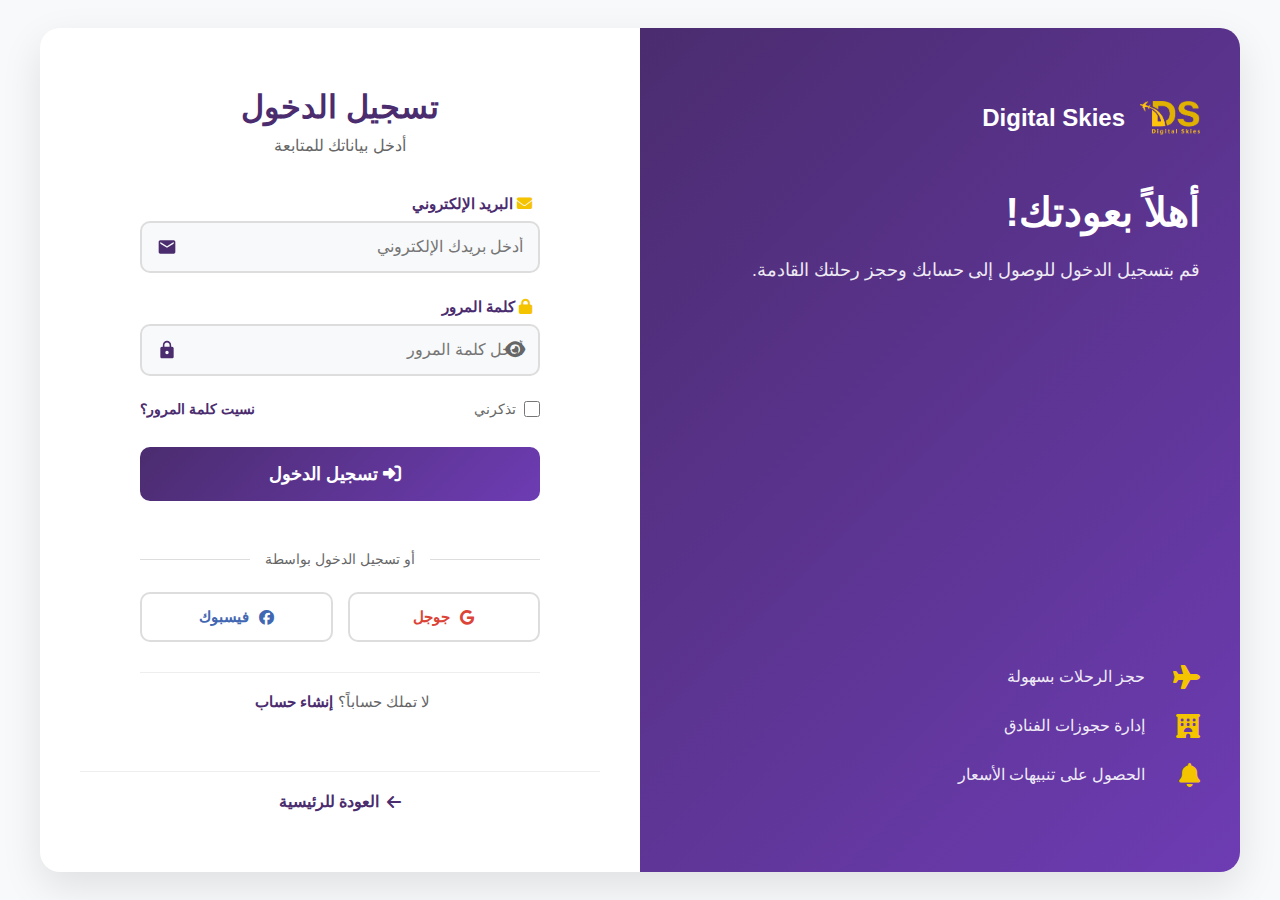
<file: login.html>
<!DOCTYPE html>
<html lang="ar" dir="rtl">
<head>
    <meta charset="UTF-8">
    <title>تسجيل الدخول | Digital Skies</title>
    <meta name="viewport" content="width=device-width, initial-scale=1.0">
    <link rel="stylesheet" href="css/login.css">
    <link rel="stylesheet" href="https://cdnjs.cloudflare.com/ajax/libs/font-awesome/6.5.0/css/all.min.css">
</head>
<body>

<div class="login-container">
    <!-- الجانب الأيسر - الشعار والمعلومات -->
    <div class="login-left">
        <a href="index.html" class="logo">
            <img src="images/LOGO/DS LOGO PNG.png" alt="Digital Skies">
            <span>Digital Skies</span>
        </a>
        
        <div class="welcome-text">
            <h1>أهلاً بعودتك!</h1>
            <p>قم بتسجيل الدخول للوصول إلى حسابك وحجز رحلتك القادمة.</p>
        </div>
        
        <div class="features">
            <div class="feature">
                <i class="fa-solid fa-plane"></i>
                <p>حجز الرحلات بسهولة</p>
            </div>
            <div class="feature">
                <i class="fa-solid fa-hotel"></i>
                <p>إدارة حجوزات الفنادق</p>
            </div>
            <div class="feature">
                <i class="fa-solid fa-bell"></i>
                <p>الحصول على تنبيهات الأسعار</p>
            </div>
        </div>
    </div>
    
    <!-- الجانب الأيمن - نموذج تسجيل الدخول -->
    <div class="login-right">
        <div class="login-form-container">
            <div class="form-header">
                <h2>تسجيل الدخول</h2>
                <p>أدخل بياناتك للمتابعة</p>
            </div>
            
            <form class="login-form">
                <div class="input-group">
                    <label for="email">
                        <i class="fa-solid fa-envelope"></i> البريد الإلكتروني
                    </label>
                    <input type="email" id="email" placeholder="أدخل بريدك الإلكتروني" required>
                </div>
                
                <div class="input-group">
                    <label for="password">
                        <i class="fa-solid fa-lock"></i> كلمة المرور
                    </label>
                    <input type="password" id="password" placeholder="أدخل كلمة المرور" required>
                    <span class="show-password" onclick="togglePassword()">
                        <i class="fa-solid fa-eye"></i>
                    </span>
                </div>
                
                <div class="form-options">
                    <label class="remember">
                        <input type="checkbox"> تذكرني
                    </label>
                    <a href="forgot-password.html" class="forgot-link">نسيت كلمة المرور؟</a>
                </div>
                
                <button type="submit" class="login-btn">
                    <i class="fa-solid fa-right-to-bracket"></i> تسجيل الدخول
                </button>
                
                <div class="divider">
                    <span>أو تسجيل الدخول بواسطة</span>
                </div>
                
                <div class="social-login">
                    <button type="button" class="social-btn google">
                        <i class="fa-brands fa-google"></i> جوجل
                    </button>
                    <button type="button" class="social-btn facebook">
                        <i class="fa-brands fa-facebook"></i> فيسبوك
                    </button>
                </div>
                
                <div class="signup-link">
                    لا تملك حساباً؟ <a href="register.html">إنشاء حساب</a>
                </div>
            </form>
        </div>
        
        <div class="back-home">
            <a href="index.html">
                <i class="fa-solid fa-arrow-left"></i> العودة للرئيسية
            </a>
        </div>
    </div>
</div>

<script>
function togglePassword() {
    const passwordInput = document.getElementById('password');
    const eyeIcon = document.querySelector('.show-password i');
    
    if (passwordInput.type === 'password') {
        passwordInput.type = 'text';
        eyeIcon.className = 'fa-solid fa-eye-slash';
    } else {
        passwordInput.type = 'password';
        eyeIcon.className = 'fa-solid fa-eye';
    }
}
</script>

</body>
</html>
</file>
<file: css/blog.css>
/* ===== RESET ===== */
* {
    margin: 0;
    padding: 0;
    box-sizing: border-box;
    font-family: 'Segoe UI', Tahoma, Geneva, Verdana, sans-serif;
}

body {
    background: #f8f9fa;
    color: #333;
    line-height: 1.6;
}

.container {
    max-width: 1200px;
    margin: 0 auto;
    padding: 0 20px;
}

/* ===== TOP BAR ===== */
.top-bar {
    background: #f5c400;
    color: #000;
    display: flex;
    justify-content: space-between;
    align-items: center;
    padding: 10px 50px;
    font-size: 14px;
    font-weight: 500;
}

.top-bar a {
    color: #000;
    text-decoration: none;
    transition: color 0.3s;
}

.top-bar a:hover {
    color: #4b2c6f;
}

.divider {
    margin: 0 10px;
    color: rgba(0, 0, 0, 0.3);
}

/* ===== NAVBAR ===== */
.navbar {
    background: #4b2c6f;
    display: flex;
    align-items: center;
    justify-content: space-between;
    padding: 15px 50px;
}

.logo {
    display: flex;
    align-items: center;
    color: #fff;
    text-decoration: none;
    gap: 10px;
}

.logo img {
    width: 50px;
    height: 50px;
    object-fit: contain;
}

.logo span {
    font-size: 24px;
    font-weight: bold;
}

.nav-links {
    list-style: none;
    display: flex;
    gap: 25px;
    align-items: center;
}

.nav-links a {
    color: #fff;
    text-decoration: none;
    font-size: 15px;
    font-weight: 500;
    padding: 5px 0;
    position: relative;
    transition: color 0.3s;
}

.nav-links a:hover,
.nav-links a.active {
    color: #f5c400;
}

.nav-links a.active::after {
    content: '';
    position: absolute;
    bottom: -5px;
    left: 0;
    width: 100%;
    height: 2px;
    background: #f5c400;
}

.search-btn {
    color: #fff;
    font-size: 18px;
    text-decoration: none;
    transition: color 0.3s;
}

.search-btn:hover {
    color: #f5c400;
}

/* ===== HERO ===== */
.page-hero {
    height: 40vh;
    background: linear-gradient(rgba(75, 44, 111, 0.8), rgba(0, 0, 0, 0.6)), 
                url("../images/1.jpeg");
    background-size: cover;
    background-position: center;
    display: flex;
    align-items: center;
    justify-content: center;
    text-align: center;
    color: #fff;
    margin-bottom: 40px;
}

.hero-content h1 {
    font-size: 3.5rem;
    margin-bottom: 15px;
}

.hero-content p {
    font-size: 1.2rem;
    opacity: 0.9;
}

/* ===== FEATURED POST ===== */
.featured-post {
    margin-bottom: 60px;
}

.featured-card {
    background: white;
    border-radius: 15px;
    overflow: hidden;
    box-shadow: 0 10px 30px rgba(0,0,0,0.1);
    display: grid;
    grid-template-columns: 1fr 1fr;
    gap: 40px;
    align-items: center;
}

.featured-card img {
    width: 100%;
    height: 400px;
    object-fit: cover;
}

.featured-info {
    padding: 40px;
}

.category {
    display: inline-block;
    background: #f5c400;
    color: #000;
    padding: 5px 15px;
    border-radius: 20px;
    font-size: 0.9rem;
    font-weight: 600;
    margin-bottom: 20px;
}

.featured-info h2 {
    color: #4b2c6f;
    font-size: 2.2rem;
    margin-bottom: 20px;
    line-height: 1.3;
}

.featured-info p {
    color: #666;
    margin-bottom: 25px;
    font-size: 1.1rem;
    line-height: 1.7;
}

.meta {
    display: flex;
    gap: 20px;
    color: #888;
    font-size: 0.9rem;
    margin-bottom: 30px;
}

.meta i {
    color: #f5c400;
    margin-right: 5px;
}

.read-btn {
    display: inline-block;
    background: #4b2c6f;
    color: white;
    padding: 12px 30px;
    border-radius: 5px;
    text-decoration: none;
    font-weight: bold;
    transition: all 0.3s;
}

.read-btn:hover {
    background: #f5c400;
    color: #000;
    transform: translateY(-3px);
}

/* ===== BLOG GRID ===== */
.blog-grid {
    margin-bottom: 60px;
}

.blog-grid h2 {
    color: #4b2c6f;
    font-size: 2.5rem;
    margin-bottom: 40px;
    text-align: center;
}

.posts {
    display: grid;
    grid-template-columns: repeat(auto-fill, minmax(350px, 1fr));
    gap: 30px;
}

.post-card {
    background: white;
    border-radius: 10px;
    overflow: hidden;
    box-shadow: 0 5px 15px rgba(0,0,0,0.08);
    transition: transform 0.3s, box-shadow 0.3s;
}

.post-card:hover {
    transform: translateY(-10px);
    box-shadow: 0 15px 30px rgba(0,0,0,0.15);
}

.post-card img {
    width: 100%;
    height: 220px;
    object-fit: cover;
}

.post-content {
    padding: 25px;
}

.post-category {
    display: inline-block;
    color: #4b2c6f;
    font-size: 0.8rem;
    font-weight: 600;
    margin-bottom: 15px;
    text-transform: uppercase;
    letter-spacing: 0.5px;
}

.post-content h3 {
    color: #4b2c6f;
    font-size: 1.3rem;
    margin-bottom: 15px;
    line-height: 1.4;
}

.post-content p {
    color: #666;
    margin-bottom: 20px;
    line-height: 1.6;
    font-size: 0.95rem;
}

.post-meta {
    display: flex;
    justify-content: space-between;
    align-items: center;
    color: #888;
    font-size: 0.85rem;
}

.post-link {
    color: #4b2c6f;
    text-decoration: none;
    font-weight: 600;
    display: flex;
    align-items: center;
    gap: 5px;
}

.post-link:hover {
    color: #f5c400;
    gap: 8px;
}

/* ===== NEWSLETTER ===== */
.newsletter {
    background: #4b2c6f;
    color: white;
    padding: 60px;
    border-radius: 15px;
    text-align: center;
    margin-bottom: 60px;
}

.newsletter-content h2 {
    font-size: 2.5rem;
    margin-bottom: 15px;
    color: white;
}

.newsletter-content p {
    font-size: 1.1rem;
    opacity: 0.9;
    margin-bottom: 30px;
    max-width: 600px;
    margin-left: auto;
    margin-right: auto;
}

.subscribe-form {
    display: flex;
    gap: 10px;
    max-width: 500px;
    margin: 0 auto;
}

.subscribe-form input {
    flex: 1;
    padding: 15px;
    border: none;
    border-radius: 5px;
    font-size: 16px;
}

.subscribe-form button {
    background: #f5c400;
    color: #000;
    border: none;
    padding: 15px 30px;
    border-radius: 5px;
    font-weight: bold;
    cursor: pointer;
    transition: background 0.3s;
}

.subscribe-form button:hover {
    background: #ffd700;
}

/* ===== FOOTER ===== */
.footer {
    background: #4b2c6f;
    color: #fff;
    text-align: center;
    padding: 30px;
}

/* ===== RESPONSIVE ===== */
@media (max-width: 992px) {
    .featured-card {
        grid-template-columns: 1fr;
        gap: 0;
    }
    
    .featured-card img {
        height: 300px;
    }
    
    .featured-info {
        padding: 30px;
    }
    
    .featured-info h2 {
        font-size: 1.8rem;
    }
}

@media (max-width: 768px) {
    .top-bar,
    .navbar {
        padding: 15px 20px;
    }
    
    .nav-links {
        gap: 15px;
        flex-wrap: wrap;
        justify-content: center;
    }
    
    .page-hero {
        height: 30vh;
    }
    
    .hero-content h1 {
        font-size: 2.5rem;
    }
    
    .posts {
        grid-template-columns: 1fr 1fr;
    }
    
    .newsletter {
        padding: 40px 20px;
    }
    
    .subscribe-form {
        flex-direction: column;
    }
}

@media (max-width: 576px) {
    .posts {
        grid-template-columns: 1fr;
    }
    
    .featured-info h2 {
        font-size: 1.6rem;
    }
    
    .blog-grid h2,
    .newsletter-content h2 {
        font-size: 2rem;
    }
    
    .meta {
        flex-direction: column;
        gap: 10px;
    }
}
</file>
<file: css/Booking.css>
/* ===== RESET ===== */
* {
    margin: 0;
    padding: 0;
    box-sizing: border-box;
    font-family: 'Segoe UI', Tahoma, Geneva, Verdana, sans-serif;
}

body {
    background: #f8f9fa;
    color: #333;
    line-height: 1.6;
}

.container {
    max-width: 1200px;
    margin: 0 auto;
    padding: 0 20px;
}

/* ===== TOP BAR ===== */
.top-bar {
    background: #f5c400;
    color: #000;
    display: flex;
    justify-content: space-between;
    padding: 10px 50px;
    font-size: 14px;
}

.top-bar a {
    color: #000;
    margin-left: 15px;
    text-decoration: none;
}

/* ===== NAVBAR ===== */
.navbar {
    background: #4b2c6f;
    display: flex;
    align-items: center;
    justify-content: space-between;
    padding: 15px 50px;
}

.logo {
    display: flex;
    align-items: center;
    color: #fff;
    text-decoration: none;
}

.logo img {
    width: 50px;
    margin-right: 10px;
}

.logo span {
    font-size: 24px;
    font-weight: bold;
}

.nav-links {
    list-style: none;
    display: flex;
    gap: 25px;
}

.nav-links a {
    color: #fff;
    text-decoration: none;
    font-size: 15px;
}

.nav-links a.active {
    color: #f5c400;
    font-weight: bold;
}

.search-btn {
    color: #fff;
    font-size: 18px;
    text-decoration: none;
}

/* ===== HERO ===== */
.page-hero {
    height: 40vh;
    background: linear-gradient(rgba(75, 44, 111, 0.8), rgba(0, 0, 0, 0.6)), 
                url("../images/Booking.jpg");
    background-size: cover;
    background-position: center;
    display: flex;
    align-items: center;
    justify-content: center;
    text-align: center;
    color: #fff;
}

.hero-content h1 {
    font-size: 3rem;
    margin-bottom: 10px;
}

.hero-content p {
    font-size: 1.2rem;
}

/* ===== BOOKING FORM ===== */
.booking-form {
    padding: 60px 0;
}

.form-card {
    background: white;
    padding: 40px;
    border-radius: 10px;
    box-shadow: 0 5px 20px rgba(0,0,0,0.1);
    max-width: 800px;
    margin: -80px auto 0;
    position: relative;
    z-index: 1;
}

.form-card h2 {
    color: #4b2c6f;
    margin-bottom: 30px;
    text-align: center;
}

.form-card h2 i {
    color: #f5c400;
    margin-right: 10px;
}

.form-row {
    display: grid;
    grid-template-columns: 1fr 1fr;
    gap: 20px;
    margin-bottom: 20px;
}

.form-group {
    margin-bottom: 20px;
}

.form-group label {
    display: block;
    margin-bottom: 8px;
    color: #4b2c6f;
    font-weight: 600;
}

.form-group label i {
    color: #f5c400;
    margin-right: 8px;
}

.form-group input,
.form-group select {
    width: 100%;
    padding: 12px;
    border: 2px solid #ddd;
    border-radius: 5px;
    font-size: 16px;
    transition: border-color 0.3s;
}

.form-group input:focus,
.form-group select:focus {
    border-color: #4b2c6f;
    outline: none;
}

.submit-btn {
    width: 100%;
    background: #4b2c6f;
    color: white;
    border: none;
    padding: 15px;
    font-size: 18px;
    border-radius: 5px;
    cursor: pointer;
    font-weight: bold;
    transition: background 0.3s;
    margin-top: 20px;
}

.submit-btn:hover {
    background: #f5c400;
}

.submit-btn i {
    margin-right: 10px;
}

/* ===== FLIGHTS ===== */
.flights {
    padding: 60px 0;
}

.flights h2 {
    text-align: center;
    color: #4b2c6f;
    font-size: 2.5rem;
    margin-bottom: 40px;
}

.flight-list {
    max-width: 800px;
    margin: 0 auto;
}

.flight-card {
    background: white;
    border-radius: 10px;
    padding: 25px;
    margin-bottom: 20px;
    box-shadow: 0 5px 15px rgba(0,0,0,0.1);
    border-left: 5px solid #4b2c6f;
}

.flight-header {
    display: flex;
    justify-content: space-between;
    align-items: center;
    margin-bottom: 20px;
    padding-bottom: 15px;
    border-bottom: 1px solid #eee;
}

.airline {
    display: flex;
    align-items: center;
    gap: 10px;
    color: #4b2c6f;
    font-weight: bold;
}

.airline i {
    color: #f5c400;
    font-size: 20px;
}

.price {
    font-size: 1.8rem;
    color: #f5c400;
    font-weight: bold;
}

.flight-details {
    margin-bottom: 20px;
}

.route {
    display: flex;
    justify-content: space-between;
    align-items: center;
    margin-bottom: 20px;
}

.departure,
.arrival {
    text-align: center;
}

.departure strong,
.arrival strong {
    display: block;
    font-size: 1.5rem;
    color: #4b2c6f;
    margin-bottom: 5px;
}

.duration {
    display: flex;
    align-items: center;
    gap: 10px;
    color: #666;
}

.line {
    width: 50px;
    height: 2px;
    background: #ddd;
}

.flight-info {
    display: flex;
    justify-content: space-between;
    color: #666;
    font-size: 0.9rem;
}

.flight-info span i {
    color: #4b2c6f;
    margin-right: 5px;
}

.book-now-btn {
    width: 100%;
    background: #4b2c6f;
    color: white;
    border: none;
    padding: 12px;
    border-radius: 5px;
    cursor: pointer;
    font-weight: bold;
    transition: background 0.3s;
}

.book-now-btn:hover {
    background: #f5c400;
}

/* ===== FOOTER ===== */
.footer {
    background: #4b2c6f;
    color: #fff;
    text-align: center;
    padding: 30px;
    margin-top: 50px;
}

/* ===== RESPONSIVE ===== */
@media (max-width: 768px) {
    .top-bar,
    .navbar {
        padding: 15px 20px;
    }
    
    .nav-links {
        gap: 15px;
        flex-wrap: wrap;
        justify-content: center;
    }
    
    .hero-content h1 {
        font-size: 2rem;
    }
    
    .form-row {
        grid-template-columns: 1fr;
    }
    
    .form-card {
        padding: 25px;
        margin: -60px 20px 0;
    }
    
    .flight-header {
        flex-direction: column;
        gap: 15px;
        text-align: center;
    }
    
    .route {
        flex-direction: column;
        gap: 20px;
    }
    
    .flight-info {
        flex-direction: column;
        gap: 10px;
    }
}

@media (max-width: 480px) {
    .hero-content h1 {
        font-size: 1.8rem;
    }
    
    .flights h2 {
        font-size: 2rem;
    }
    
    .price {
        font-size: 1.5rem;
    }
}
</file>
<file: css/contact.css>
/* ===== RESET ===== */
* {
    margin: 0;
    padding: 0;
    box-sizing: border-box;
    font-family: 'Segoe UI', Tahoma, Geneva, Verdana, sans-serif;
}

body {
    background: #f8f9fa;
    color: #333;
    line-height: 1.6;
}

.container {
    max-width: 1200px;
    margin: 0 auto;
    padding: 0 20px;
}

/* ===== TOP BAR ===== */
.top-bar {
    background: #f5c400;
    color: #000;
    display: flex;
    justify-content: space-between;
    padding: 10px 50px;
    font-size: 14px;
}

.top-bar a {
    color: #000;
    margin-left: 15px;
    text-decoration: none;
}

/* ===== NAVBAR ===== */
.navbar {
    background: #4b2c6f;
    display: flex;
    align-items: center;
    justify-content: space-between;
    padding: 15px 50px;
}

.logo {
    display: flex;
    align-items: center;
    color: #fff;
    text-decoration: none;
}

.logo img {
    width: 50px;
    margin-right: 10px;
}

.logo span {
    font-size: 24px;
    font-weight: bold;
}

.nav-links {
    list-style: none;
    display: flex;
    gap: 25px;
}

.nav-links a {
    color: #fff;
    text-decoration: none;
    font-size: 15px;
}

.nav-links a.active {
    color: #f5c400;
    font-weight: bold;
}

.search-btn {
    color: #fff;
    font-size: 18px;
    text-decoration: none;
}

/* ===== HERO ===== */
.page-hero {
    height: 40vh;
    background: linear-gradient(rgba(75, 44, 111, 0.8), rgba(0, 0, 0, 0.6)), 
                url("../images/3.jpeg");
    background-size: cover;
    background-position: center;
    display: flex;
    align-items: center;
    justify-content: center;
    text-align: center;
    color: #fff;
}

.hero-content h1 {
    font-size: 3rem;
    margin-bottom: 10px;
}

.hero-content p {
    font-size: 1.2rem;
}

/* ===== CONTACT INFO ===== */
.contact-info {
    padding: 60px 0;
    background: white;
}

.info-grid {
    display: grid;
    grid-template-columns: repeat(auto-fit, minmax(250px, 1fr));
    gap: 30px;
}

.info-card {
    text-align: center;
    padding: 30px;
    border-radius: 10px;
    box-shadow: 0 5px 15px rgba(0,0,0,0.1);
    transition: transform 0.3s;
}

.info-card:hover {
    transform: translateY(-10px);
}

.info-card i {
    font-size: 40px;
    color: #f5c400;
    margin-bottom: 20px;
}

.info-card h3 {
    color: #4b2c6f;
    margin-bottom: 15px;
}

.info-card p {
    color: #666;
    margin-bottom: 5px;
}

/* ===== CONTACT FORM ===== */
.contact-form {
    padding: 60px 0;
}

.form-wrapper {
    display: grid;
    grid-template-columns: 1fr 1fr;
    gap: 50px;
    align-items: start;
}

.form-content {
    background: white;
    padding: 40px;
    border-radius: 10px;
    box-shadow: 0 5px 20px rgba(0,0,0,0.1);
}

.form-content h2 {
    color: #4b2c6f;
    margin-bottom: 10px;
}

.form-content p {
    color: #666;
    margin-bottom: 30px;
}

.form-group {
    margin-bottom: 20px;
}

.form-group input,
.form-group textarea {
    width: 100%;
    padding: 15px;
    border: 2px solid #ddd;
    border-radius: 5px;
    font-size: 16px;
}

.form-group input:focus,
.form-group textarea:focus {
    border-color: #4b2c6f;
    outline: none;
}

.submit-btn {
    width: 100%;
    background: #4b2c6f;
    color: white;
    border: none;
    padding: 15px;
    font-size: 18px;
    border-radius: 5px;
    cursor: pointer;
    font-weight: bold;
    transition: background 0.3s;
}

.submit-btn:hover {
    background: #f5c400;
}

.submit-btn i {
    margin-right: 10px;
}

.map {
    background: white;
    padding: 40px;
    border-radius: 10px;
    box-shadow: 0 5px 20px rgba(0,0,0,0.1);
    height: 100%;
    display: flex;
    align-items: center;
    justify-content: center;
}

.map-placeholder {
    text-align: center;
}

.map-placeholder i {
    font-size: 60px;
    color: #4b2c6f;
    margin-bottom: 20px;
}

.map-placeholder h3 {
    color: #4b2c6f;
    margin-bottom: 10px;
}

.map-placeholder p {
    color: #666;
}

/* ===== FAQ ===== */
.faq {
    padding: 60px 0;
    background: white;
}

.faq h2 {
    text-align: center;
    color: #4b2c6f;
    font-size: 2.5rem;
    margin-bottom: 40px;
}

.faq-grid {
    display: grid;
    grid-template-columns: repeat(auto-fit, minmax(250px, 1fr));
    gap: 30px;
}

.faq-item {
    padding: 25px;
    border-radius: 10px;
    background: #f8f9fa;
    border-left: 5px solid #4b2c6f;
}

.faq-item h3 {
    color: #4b2c6f;
    margin-bottom: 15px;
    font-size: 1.2rem;
    display: flex;
    align-items: center;
    gap: 10px;
}

.faq-item h3 i {
    color: #f5c400;
}

.faq-item p {
    color: #666;
    line-height: 1.6;
}

/* ===== FOOTER ===== */
.footer {
    background: #4b2c6f;
    color: #fff;
    text-align: center;
    padding: 30px;
    margin-top: 50px;
}

/* ===== RESPONSIVE ===== */
@media (max-width: 768px) {
    .top-bar,
    .navbar {
        padding: 15px 20px;
    }
    
    .nav-links {
        gap: 15px;
        flex-wrap: wrap;
        justify-content: center;
    }
    
    .hero-content h1 {
        font-size: 2rem;
    }
    
    .form-wrapper {
        grid-template-columns: 1fr;
        gap: 30px;
    }
    
    .form-content,
    .map {
        padding: 25px;
    }
    
    .info-grid {
        grid-template-columns: 1fr;
    }
}

@media (max-width: 480px) {
    .hero-content h1 {
        font-size: 1.8rem;
    }
    
    .faq h2 {
        font-size: 2rem;
    }
    
    .faq-grid {
        grid-template-columns: 1fr;
    }
}
</file>
<file: css/Explore.css>
/* ===== RESET ===== */
* {
    margin: 0;
    padding: 0;
    box-sizing: border-box;
    font-family: 'Segoe UI', Tahoma, Geneva, Verdana, sans-serif;
}

body {
    background: #fff;
    color: #333;
    line-height: 1.6;
}

.container {
    max-width: 1200px;
    margin: 0 auto;
    padding: 0 20px;
}

/* ===== TOP BAR ===== */
.top-bar {
    background: #f5c400;
    color: #000;
    display: flex;
    justify-content: space-between;
    padding: 10px 50px;
    font-size: 14px;
}

.top-bar a {
    color: #000;
    margin-left: 15px;
    text-decoration: none;
}

/* ===== NAVBAR ===== */
.navbar {
    background: #4b2c6f;
    display: flex;
    align-items: center;
    justify-content: space-between;
    padding: 15px 50px;
}

.logo {
    display: flex;
    align-items: center;
    color: #fff;
    text-decoration: none;
}

.logo img {
    width: 50px;
    margin-right: 10px;
}

.logo span {
    font-size: 24px;
    font-weight: bold;
}

.nav-links {
    list-style: none;
    display: flex;
    gap: 25px;
}

.nav-links a {
    color: #fff;
    text-decoration: none;
    font-size: 15px;
}

.nav-links a.active {
    color: #f5c400;
    font-weight: bold;
}

.search-btn {
    color: #fff;
    font-size: 18px;
    text-decoration: none;
}

/* ===== HERO ===== */
.page-hero {
    height: 40vh;
    background: linear-gradient(rgba(75, 44, 111, 0.8), rgba(0, 0, 0, 0.6)), 
                url("../images/380\ \(2\).jpg");
    background-size: cover;
    background-position: center;
    display: flex;
    align-items: center;
    justify-content: center;
    text-align: center;
    color: #fff;
}

.hero-content h1 {
    font-size: 3rem;
    margin-bottom: 10px;
}

.hero-content p {
    font-size: 1.2rem;
}

/* ===== SEARCH ===== */
.search-section {
    padding: 40px 0;
    background: #f8f9fa;
}

.search-box {
    display: flex;
    gap: 10px;
    margin-bottom: 20px;
}

.search-box input {
    flex: 1;
    padding: 15px;
    border: 2px solid #ddd;
    border-radius: 5px;
    font-size: 16px;
}

.search-box button {
    background: #4b2c6f;
    color: white;
    border: none;
    padding: 0 30px;
    border-radius: 5px;
    cursor: pointer;
    font-weight: bold;
}

.filter-buttons {
    display: flex;
    gap: 10px;
    flex-wrap: wrap;
}

.filter-buttons button {
    padding: 10px 20px;
    border: 2px solid #4b2c6f;
    background: white;
    color: #4b2c6f;
    border-radius: 25px;
    cursor: pointer;
    transition: all 0.3s;
}

.filter-buttons button.active,
.filter-buttons button:hover {
    background: #4b2c6f;
    color: white;
}

/* ===== DESTINATIONS ===== */
.destinations {
    padding: 60px 0;
}

.destinations h2 {
    text-align: center;
    color: #4b2c6f;
    font-size: 2.5rem;
    margin-bottom: 40px;
}

.destinations-grid {
    display: grid;
    grid-template-columns: repeat(auto-fill, minmax(350px, 1fr));
    gap: 30px;
}

.destination-card {
    background: white;
    border-radius: 10px;
    overflow: hidden;
    box-shadow: 0 5px 15px rgba(0,0,0,0.1);
    transition: transform 0.3s;
}

.destination-card:hover {
    transform: translateY(-10px);
}

.destination-card img {
    width: 100%;
    height: 250px;
    object-fit: cover;
}

.destination-info {
    padding: 20px;
}

.destination-info h3 {
    color: #4b2c6f;
    margin-bottom: 10px;
}

.destination-info p {
    color: #666;
    margin-bottom: 15px;
    font-size: 0.9rem;
}

.price {
    color: #f5c400;
    font-size: 1.5rem;
    font-weight: bold;
    margin: 15px 0;
}

.book-btn {
    display: inline-block;
    background: #4b2c6f;
    color: white;
    padding: 10px 20px;
    border-radius: 5px;
    text-decoration: none;
    font-weight: bold;
    transition: background 0.3s;
}

.book-btn:hover {
    background: #f5c400;
}

/* ===== FEATURED ===== */
.featured {
    padding: 60px 0;
    background: #f8f9fa;
}

.featured h2 {
    text-align: center;
    color: #4b2c6f;
    font-size: 2.5rem;
    margin-bottom: 40px;
}

.packages {
    display: grid;
    grid-template-columns: repeat(auto-fit, minmax(300px, 1fr));
    gap: 30px;
}

.package-card {
    background: white;
    padding: 30px;
    border-radius: 10px;
    box-shadow: 0 5px 15px rgba(0,0,0,0.1);
    text-align: center;
    position: relative;
}

.featured-card {
    border: 3px solid #f5c400;
    transform: scale(1.05);
}

.package-header {
    display: flex;
    justify-content: space-between;
    align-items: center;
    margin-bottom: 15px;
}

.package-header h3 {
    color: #4b2c6f;
}

.badge {
    background: #f5c400;
    color: #000;
    padding: 5px 15px;
    border-radius: 15px;
    font-size: 0.8rem;
    font-weight: bold;
}

.package-card p {
    color: #666;
    margin-bottom: 20px;
}

.package-card ul {
    list-style: none;
    margin: 20px 0;
    text-align: left;
}

.package-card li {
    margin-bottom: 10px;
    color: #555;
}

.package-card li i {
    color: #4b2c6f;
    margin-right: 10px;
}

.package-price {
    font-size: 2rem;
    color: #4b2c6f;
    font-weight: bold;
    margin: 20px 0;
}

.package-btn {
    display: inline-block;
    background: #4b2c6f;
    color: white;
    padding: 12px 30px;
    border-radius: 5px;
    text-decoration: none;
    font-weight: bold;
    transition: background 0.3s;
}

.package-btn:hover {
    background: #f5c400;
}

/* ===== FOOTER ===== */
.footer {
    background: #4b2c6f;
    color: #fff;
    text-align: center;
    padding: 30px;
    margin-top: 50px;
}

/* ===== RESPONSIVE ===== */
@media (max-width: 768px) {
    .top-bar,
    .navbar {
        padding: 15px 20px;
    }
    
    .nav-links {
        gap: 15px;
        flex-wrap: wrap;
        justify-content: center;
    }
    
    .hero-content h1 {
        font-size: 2rem;
    }
    
    .destinations-grid {
        grid-template-columns: 1fr;
    }
    
    .packages {
        grid-template-columns: 1fr;
    }
    
    .featured-card {
        transform: none;
    }
    
    .search-box {
        flex-direction: column;
    }
    
    .search-box input {
        width: 100%;
    }
    
    .search-box button {
        width: 100%;
        padding: 15px;
    }
}

@media (max-width: 480px) {
    .hero-content h1 {
        font-size: 1.8rem;
    }
    
    .destinations h2,
    .featured h2 {
        font-size: 2rem;
    }
    
    .filter-buttons {
        justify-content: center;
    }
}
</file>
<file: css/Find.css>
/* ===== RESET ===== */
* {
    margin: 0;
    padding: 0;
    box-sizing: border-box;
    font-family: 'Segoe UI', Tahoma, Geneva, Verdana, sans-serif;
}

body {
    background: #f8f9fa;
    color: #333;
    line-height: 1.6;
}

.container {
    max-width: 1200px;
    margin: 0 auto;
    padding: 0 20px;
}

/* ===== TOP BAR ===== */
.top-bar {
    background: #f5c400;
    color: #000;
    display: flex;
    justify-content: space-between;
    padding: 10px 50px;
    font-size: 14px;
}

.top-bar a {
    color: #000;
    margin-left: 15px;
    text-decoration: none;
}

/* ===== NAVBAR ===== */
.navbar {
    background: #4b2c6f;
    display: flex;
    align-items: center;
    justify-content: space-between;
    padding: 15px 50px;
}

.logo {
    display: flex;
    align-items: center;
    color: #fff;
    text-decoration: none;
}

.logo img {
    width: 50px;
    margin-right: 10px;
}

.logo span {
    font-size: 24px;
    font-weight: bold;
}

.nav-links {
    list-style: none;
    display: flex;
    gap: 25px;
}

.nav-links a {
    color: #fff;
    text-decoration: none;
    font-size: 15px;
}

.nav-links a.active {
    color: #f5c400;
    font-weight: bold;
}

.search-btn {
    color: #fff;
    font-size: 18px;
    text-decoration: none;
}

/* ===== HERO ===== */
.page-hero {
    height: 40vh;
    background: linear-gradient(rgba(75, 44, 111, 0.8), rgba(0, 0, 0, 0.6)), 
                url("../images/самолётик.jpeg");
    background-size: cover;
    background-position: center;
    display: flex;
    align-items: center;
    justify-content: center;
    text-align: center;
    color: #fff;
}

.hero-content h1 {
    font-size: 3rem;
    margin-bottom: 10px;
}

.hero-content p {
    font-size: 1.2rem;
}

/* ===== SEARCH ===== */
.search-ticket {
    padding: 40px 0;
}

.search-card {
    background: white;
    border-radius: 10px;
    box-shadow: 0 5px 20px rgba(0,0,0,0.1);
    max-width: 800px;
    margin: -80px auto 0;
    position: relative;
    z-index: 1;
    padding: 30px;
}

.search-tabs {
    display: flex;
    gap: 10px;
    margin-bottom: 30px;
    border-bottom: 2px solid #eee;
    padding-bottom: 15px;
}

.tab-btn {
    padding: 10px 30px;
    border: none;
    background: none;
    color: #666;
    cursor: pointer;
    font-weight: 600;
    border-bottom: 3px solid transparent;
}

.tab-btn.active {
    color: #4b2c6f;
    border-bottom-color: #f5c400;
}

.search-form {
    margin-top: 20px;
}

.form-row {
    display: grid;
    grid-template-columns: 1fr 1fr;
    gap: 20px;
    margin-bottom: 20px;
}

.input-group {
    margin-bottom: 20px;
}

.input-group label {
    display: block;
    margin-bottom: 8px;
    color: #4b2c6f;
    font-weight: 600;
}

.input-group label i {
    color: #f5c400;
    margin-right: 8px;
}

.input-group input,
.input-group select {
    width: 100%;
    padding: 12px;
    border: 2px solid #ddd;
    border-radius: 5px;
    font-size: 16px;
}

.input-group input:focus,
.input-group select:focus {
    border-color: #4b2c6f;
    outline: none;
}

.counter {
    display: flex;
    align-items: center;
    gap: 15px;
    border: 2px solid #ddd;
    border-radius: 5px;
    padding: 8px 15px;
    width: fit-content;
}

.counter-btn {
    background: #4b2c6f;
    color: white;
    border: none;
    width: 30px;
    height: 30px;
    border-radius: 50%;
    cursor: pointer;
    font-weight: bold;
}

.counter-btn:hover {
    background: #f5c400;
}

.search-submit {
    width: 100%;
    background: #4b2c6f;
    color: white;
    border: none;
    padding: 15px;
    font-size: 18px;
    border-radius: 5px;
    cursor: pointer;
    font-weight: bold;
    margin-top: 20px;
}

.search-submit:hover {
    background: #f5c400;
}

.search-submit i {
    margin-right: 10px;
}

/* ===== RESULTS ===== */
.results {
    padding: 60px 0;
}

.results h2 {
    text-align: center;
    color: #4b2c6f;
    font-size: 2.5rem;
    margin-bottom: 30px;
}

.filter-bar {
    display: flex;
    justify-content: space-between;
    align-items: center;
    margin-bottom: 30px;
    background: white;
    padding: 20px;
    border-radius: 10px;
    box-shadow: 0 3px 10px rgba(0,0,0,0.1);
}

.filter-group {
    display: flex;
    align-items: center;
    gap: 15px;
}

.filter-group span {
    font-weight: 600;
    color: #4b2c6f;
}

.filter-group select {
    padding: 8px 15px;
    border: 2px solid #ddd;
    border-radius: 5px;
}

.filter-btn {
    padding: 8px 20px;
    border: 2px solid #ddd;
    background: white;
    color: #666;
    border-radius: 20px;
    cursor: pointer;
}

.filter-btn.active {
    background: #4b2c6f;
    color: white;
    border-color: #4b2c6f;
}

/* ===== TICKETS ===== */
.tickets-list {
    max-width: 800px;
    margin: 0 auto;
}

.ticket-card {
    background: white;
    border-radius: 10px;
    padding: 25px;
    margin-bottom: 20px;
    box-shadow: 0 5px 15px rgba(0,0,0,0.1);
    border-left: 5px solid #4b2c6f;
}

.ticket-header {
    display: flex;
    justify-content: space-between;
    align-items: center;
    margin-bottom: 25px;
    padding-bottom: 15px;
    border-bottom: 1px solid #eee;
}

.airline-info {
    display: flex;
    align-items: center;
    gap: 15px;
}

.airline-info i {
    font-size: 24px;
    color: #f5c400;
}

.airline-info h3 {
    color: #4b2c6f;
    margin-bottom: 5px;
}

.airline-info span {
    color: #666;
    font-size: 0.9rem;
}

.price-tag {
    text-align: right;
}

.price {
    font-size: 2rem;
    color: #f5c400;
    font-weight: bold;
    display: block;
}

.per-person {
    color: #666;
    font-size: 0.9rem;
}

/* ===== TICKET BODY ===== */
.ticket-body {
    margin-bottom: 25px;
}

.flight-route {
    display: flex;
    justify-content: space-between;
    align-items: center;
}

.depart,
.arrive {
    text-align: center;
    flex: 1;
}

.depart strong,
.arrive strong {
    display: block;
    font-size: 1.8rem;
    color: #4b2c6f;
    margin-bottom: 5px;
}

.duration {
    flex: 2;
    text-align: center;
    position: relative;
}

.duration span:first-child {
    color: #666;
    margin-bottom: 10px;
    display: block;
}

.line {
    width: 100%;
    height: 2px;
    background: #ddd;
    margin: 10px 0;
}

.stops {
    background: #f5c400;
    color: #000;
    padding: 3px 10px;
    border-radius: 15px;
    font-size: 0.8rem;
    font-weight: bold;
}

/* ===== TICKET FOOTER ===== */
.ticket-footer {
    display: flex;
    justify-content: space-between;
    align-items: center;
    padding-top: 20px;
    border-top: 1px solid #eee;
}

.flight-features {
    display: flex;
    gap: 20px;
    color: #666;
}

.flight-features span i {
    color: #4b2c6f;
    margin-right: 5px;
}

.select-btn {
    background: #4b2c6f;
    color: white;
    border: none;
    padding: 12px 30px;
    border-radius: 5px;
    cursor: pointer;
    font-weight: bold;
    transition: background 0.3s;
}

.select-btn:hover {
    background: #f5c400;
}

/* ===== FOOTER ===== */
.footer {
    background: #4b2c6f;
    color: #fff;
    text-align: center;
    padding: 30px;
    margin-top: 50px;
}

/* ===== RESPONSIVE ===== */
@media (max-width: 768px) {
    .top-bar,
    .navbar {
        padding: 15px 20px;
    }
    
    .nav-links {
        gap: 15px;
        flex-wrap: wrap;
        justify-content: center;
    }
    
    .hero-content h1 {
        font-size: 2rem;
    }
    
    .search-card {
        margin: -60px 20px 0;
        padding: 20px;
    }
    
    .form-row {
        grid-template-columns: 1fr;
    }
    
    .filter-bar {
        flex-direction: column;
        gap: 20px;
        align-items: stretch;
    }
    
    .flight-route {
        flex-direction: column;
        gap: 20px;
    }
    
    .ticket-footer {
        flex-direction: column;
        gap: 15px;
        text-align: center;
    }
    
    .flight-features {
        flex-wrap: wrap;
        justify-content: center;
    }
}

@media (max-width: 480px) {
    .hero-content h1 {
        font-size: 1.8rem;
    }
    
    .results h2 {
        font-size: 2rem;
    }
    
    .search-tabs {
        flex-direction: column;
    }
    
    .tab-btn {
        text-align: center;
    }
}
</file>
<file: css/login.css>
/* ===== RESET ===== */
* {
    margin: 0;
    padding: 0;
    box-sizing: border-box;
    font-family: 'Segoe UI', Tahoma, Geneva, Verdana, sans-serif;
}

body {
    background: #f8f9fa;
    height: 100vh;
    display: flex;
    align-items: center;
    justify-content: center;
    padding: 20px;
}

/* ===== LOGIN CONTAINER ===== */
.login-container {
    display: grid;
    grid-template-columns: 1fr 1fr;
    max-width: 1200px;
    width: 100%;
    background: white;
    border-radius: 20px;
    overflow: hidden;
    box-shadow: 0 15px 40px rgba(0, 0, 0, 0.1);
    min-height: 700px;
}

/* ===== LEFT SIDE ===== */
.login-left {
    background: linear-gradient(135deg, #4b2c6f 0%, #6d3cb3 100%);
    color: white;
    padding: 60px 40px;
    display: flex;
    flex-direction: column;
    justify-content: space-between;
}

.logo {
    display: flex;
    align-items: center;
    gap: 15px;
    color: white;
    text-decoration: none;
    font-size: 24px;
    font-weight: bold;
    margin-bottom: 40px;
}

.logo img {
    width: 60px;
    height: 60px;
    object-fit: contain;
}

.welcome-text h1 {
    font-size: 2.5rem;
    margin-bottom: 20px;
    line-height: 1.2;
}

.welcome-text p {
    font-size: 1.1rem;
    opacity: 0.9;
    line-height: 1.6;
    margin-bottom: 40px;
}

.features {
    margin-top: auto;
}

.feature {
    display: flex;
    align-items: center;
    gap: 15px;
    margin-bottom: 25px;
}

.feature i {
    font-size: 24px;
    color: #f5c400;
    width: 40px;
}

.feature p {
    font-size: 1rem;
    opacity: 0.9;
}

/* ===== RIGHT SIDE ===== */
.login-right {
    padding: 60px 40px;
    display: flex;
    flex-direction: column;
    justify-content: center;
}

.login-form-container {
    max-width: 400px;
    margin: 0 auto;
    width: 100%;
}

.form-header {
    text-align: center;
    margin-bottom: 40px;
}

.form-header h2 {
    color: #4b2c6f;
    font-size: 2rem;
    margin-bottom: 10px;
}

.form-header p {
    color: #666;
    font-size: 1rem;
}

/* ===== FORM ===== */
.login-form {
    margin-bottom: 30px;
}

.input-group {
    margin-bottom: 25px;
    position: relative;
}

.input-group label {
    display: block;
    color: #4b2c6f;
    font-weight: 600;
    margin-bottom: 8px;
    font-size: 0.95rem;
}

.input-group label i {
    color: #f5c400;
    margin-right: 8px;
}

.input-group input {
    width: 100%;
    padding: 15px 15px 15px 45px;
    border: 2px solid #ddd;
    border-radius: 10px;
    font-size: 16px;
    transition: all 0.3s;
    background: #f8f9fa;
}

.input-group input:focus {
    border-color: #4b2c6f;
    background: white;
    outline: none;
    box-shadow: 0 0 0 3px rgba(75, 44, 111, 0.1);
}

.input-group input[type="email"] {
    background-image: url("data:image/svg+xml,%3Csvg xmlns='http://www.w3.org/2000/svg' viewBox='0 0 24 24' fill='%234b2c6f'%3E%3Cpath d='M20 4H4c-1.1 0-1.99.9-1.99 2L2 18c0 1.1.9 2 2 2h16c1.1 0 2-.9 2-2V6c0-1.1-.9-2-2-2zm0 4l-8 5-8-5V6l8 5 8-5v2z'/%3E%3C/svg%3E");
    background-repeat: no-repeat;
    background-position: 15px center;
    background-size: 20px;
}

.input-group input[type="password"] {
    background-image: url("data:image/svg+xml,%3Csvg xmlns='http://www.w3.org/2000/svg' viewBox='0 0 24 24' fill='%234b2c6f'%3E%3Cpath d='M18 8h-1V6c0-2.76-2.24-5-5-5S7 3.24 7 6v2H6c-1.1 0-2 .9-2 2v10c0 1.1.9 2 2 2h12c1.1 0 2-.9 2-2V10c0-1.1-.9-2-2-2zm-6 9c-1.1 0-2-.9-2-2s.9-2 2-2 2 .9 2 2-.9 2-2 2zm3.1-9H8.9V6c0-1.71 1.39-3.1 3.1-3.1 1.71 0 3.1 1.39 3.1 3.1v2z'/%3E%3C/svg%3E");
    background-repeat: no-repeat;
    background-position: 15px center;
    background-size: 20px;
}

.show-password {
    position: absolute;
    right: 15px;
    top: 42px;
    cursor: pointer;
    color: #666;
    background: none;
    border: none;
    font-size: 18px;
}

.show-password:hover {
    color: #4b2c6f;
}

/* ===== FORM OPTIONS ===== */
.form-options {
    display: flex;
    justify-content: space-between;
    align-items: center;
    margin-bottom: 30px;
}

.remember {
    display: flex;
    align-items: center;
    gap: 8px;
    color: #666;
    font-size: 0.9rem;
    cursor: pointer;
}

.remember input[type="checkbox"] {
    width: 16px;
    height: 16px;
    accent-color: #4b2c6f;
}

.forgot-link {
    color: #4b2c6f;
    text-decoration: none;
    font-size: 0.9rem;
    font-weight: 600;
}

.forgot-link:hover {
    color: #f5c400;
    text-decoration: underline;
}

/* ===== LOGIN BUTTON ===== */
.login-btn {
    width: 100%;
    background: linear-gradient(135deg, #4b2c6f 0%, #6d3cb3 100%);
    color: white;
    border: none;
    padding: 16px;
    font-size: 18px;
    border-radius: 10px;
    cursor: pointer;
    font-weight: 600;
    transition: all 0.3s;
    margin-bottom: 25px;
}

.login-btn:hover {
    transform: translateY(-2px);
    box-shadow: 0 10px 20px rgba(75, 44, 111, 0.2);
}

.login-btn:active {
    transform: translateY(0);
}

.login-btn i {
    margin-right: 10px;
}

/* ===== DIVIDER ===== */
.divider {
    text-align: center;
    position: relative;
    margin: 25px 0;
    color: #666;
    font-size: 0.9rem;
}

.divider::before {
    content: '';
    position: absolute;
    top: 50%;
    left: 0;
    right: 0;
    height: 1px;
    background: #ddd;
    z-index: 1;
}

.divider span {
    background: white;
    padding: 0 15px;
    position: relative;
    z-index: 2;
}

/* ===== SOCIAL LOGIN ===== */
.social-login {
    display: grid;
    grid-template-columns: 1fr 1fr;
    gap: 15px;
    margin-bottom: 30px;
}

.social-btn {
    padding: 14px;
    border: 2px solid #ddd;
    background: white;
    border-radius: 10px;
    cursor: pointer;
    font-weight: 600;
    font-size: 15px;
    display: flex;
    align-items: center;
    justify-content: center;
    gap: 10px;
    transition: all 0.3s;
}

.social-btn.google {
    color: #DB4437;
}

.social-btn.google:hover {
    background: #f8f9fa;
    border-color: #DB4437;
}

.social-btn.facebook {
    color: #4267B2;
}

.social-btn.facebook:hover {
    background: #f8f9fa;
    border-color: #4267B2;
}

/* ===== SIGNUP LINK ===== */
.signup-link {
    text-align: center;
    color: #666;
    font-size: 0.95rem;
    padding-top: 20px;
    border-top: 1px solid #eee;
}

.signup-link a {
    color: #4b2c6f;
    text-decoration: none;
    font-weight: 600;
    margin-left: 5px;
}

.signup-link a:hover {
    color: #f5c400;
    text-decoration: underline;
}

/* ===== BACK HOME ===== */
.back-home {
    text-align: center;
    margin-top: 30px;
    padding-top: 20px;
    border-top: 1px solid #eee;
}

.back-home a {
    color: #4b2c6f;
    text-decoration: none;
    font-weight: 600;
    display: inline-flex;
    align-items: center;
    gap: 8px;
}

.back-home a:hover {
    color: #f5c400;
}

/* ===== RESPONSIVE ===== */
@media (max-width: 992px) {
    .login-container {
        grid-template-columns: 1fr;
        max-width: 500px;
    }
    
    .login-left {
        padding: 40px 30px;
    }
    
    .login-right {
        padding: 40px 30px;
    }
}

@media (max-width: 576px) {
    body {
        padding: 10px;
    }
    
    .login-container {
        min-height: auto;
    }
    
    .welcome-text h1 {
        font-size: 2rem;
    }
    
    .login-form-container {
        padding: 0 10px;
    }
    
    .social-login {
        grid-template-columns: 1fr;
    }
    
    .form-options {
        flex-direction: column;
        gap: 15px;
        align-items: flex-start;
    }
    
    .features {
        display: grid;
        grid-template-columns: 1fr;
        gap: 15px;
    }
}

@media (max-width: 360px) {
    .login-left,
    .login-right {
        padding: 30px 20px;
    }
    
    .logo {
        font-size: 20px;
    }
    
    .logo img {
        width: 50px;
        height: 50px;
    }
    
    .welcome-text h1 {
        font-size: 1.8rem;
    }
}
</file>
